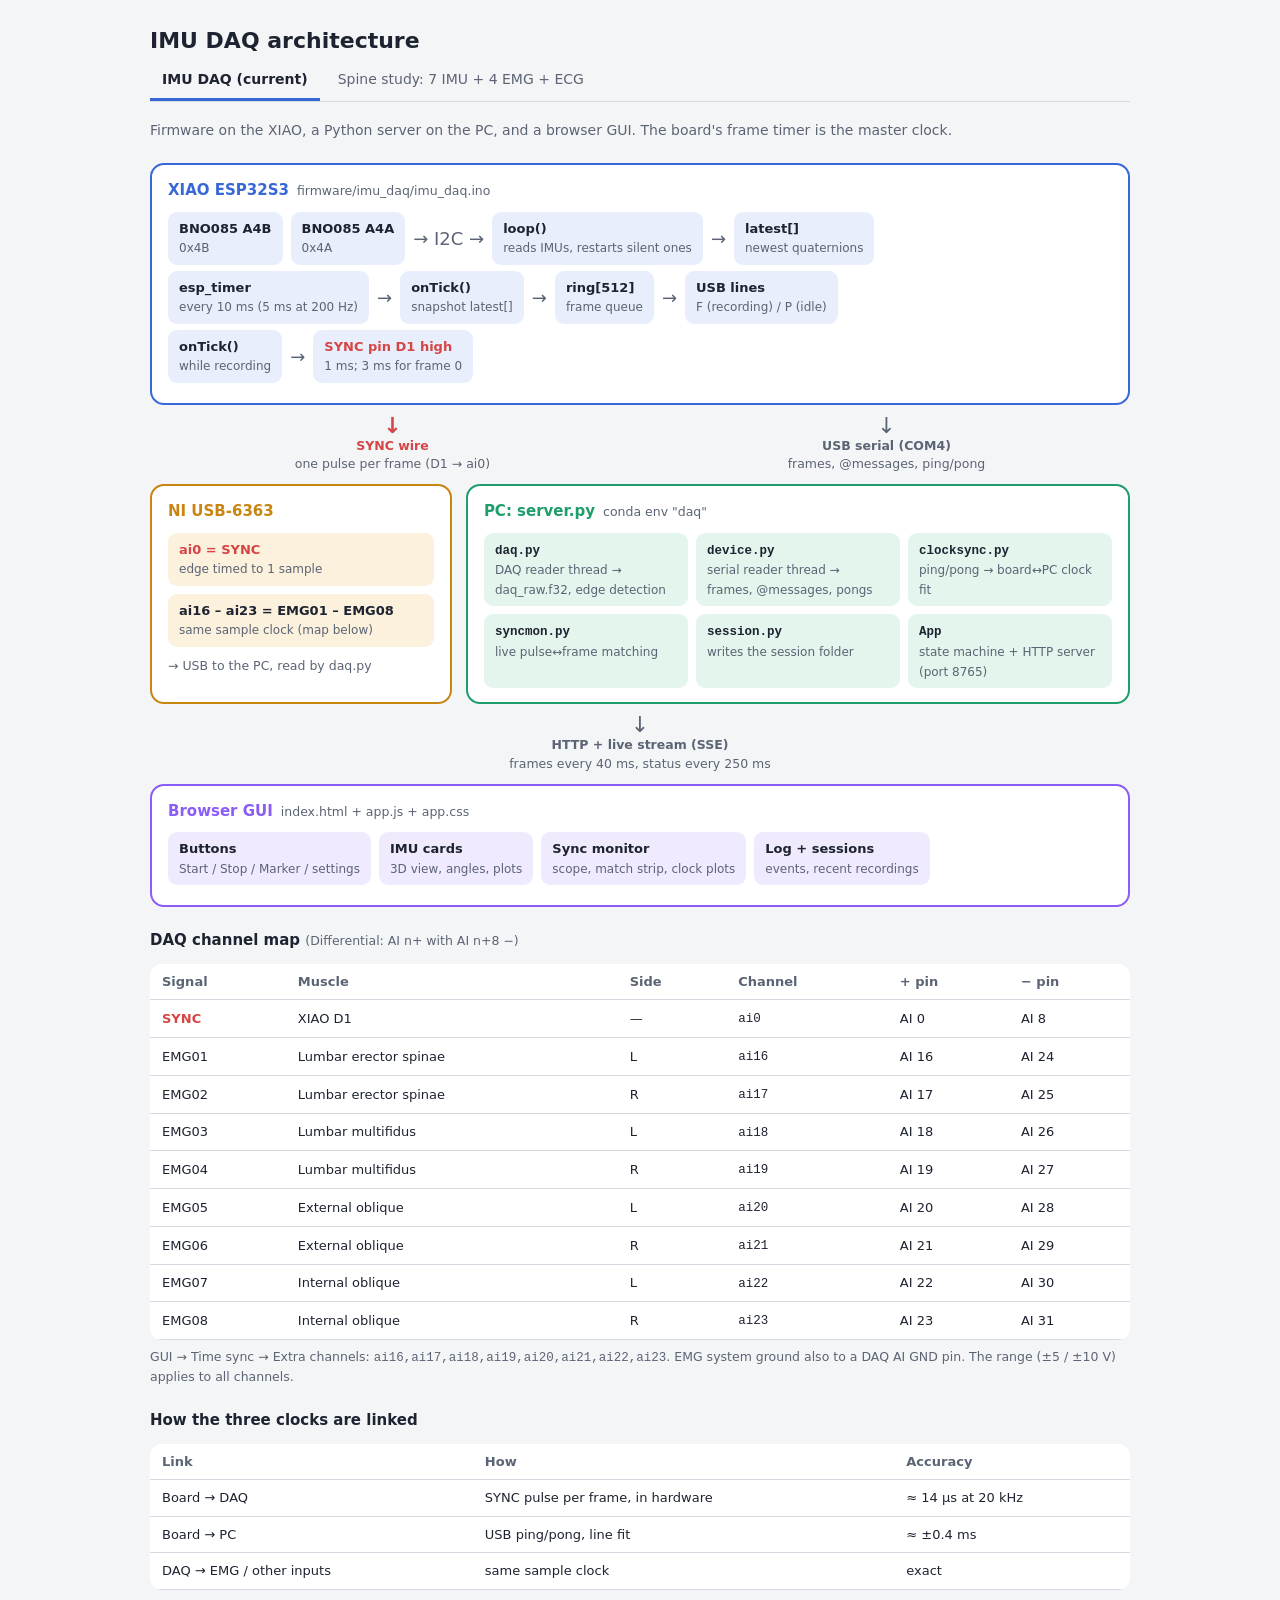
<file: architecture.html>
<!doctype html>
<html lang="en">
<head>
<meta charset="utf-8">
<meta name="viewport" content="width=device-width, initial-scale=1">
<title>IMU DAQ Architecture</title>
<style>
:root{--bg:#f4f5f7;--card:#fff;--line:#d5dae2;--text:#1d2330;--sub:#5b6474;--mcu:#3867d6;--mcu-s:#e8eefc;--daq:#c98512;--daq-s:#fbf1dd;--pc:#1f9d6b;--pc-s:#e3f5ec;--ui:#8b5cf6;--ui-s:#f0eafe;--sync:#d64545}
@media (prefers-color-scheme:dark){:root:not([data-theme="light"]){--bg:#12151b;--card:#1a1e26;--line:#323946;--text:#e6e9ef;--sub:#a7afbd;--mcu:#7aa2ff;--mcu-s:#1e2840;--daq:#f0b44c;--daq-s:#33291a;--pc:#3ccf91;--pc-s:#16302a;--ui:#b39cff;--ui-s:#2a2342;--sync:#ff6b6b}}
*{box-sizing:border-box}
body{margin:0;background:var(--bg);color:var(--text);font:14px/1.5 "Segoe UI",system-ui,sans-serif;padding:24px 16px}
main{max-width:980px;margin:0 auto}
h1{font-size:22px;margin:0 0 4px}
.lead{color:var(--sub);margin:0 0 22px}
.box{border:2px solid var(--c);background:var(--card);border-radius:14px;padding:14px 16px}
.box>h2{margin:0 0 10px;font-size:15px;color:var(--c);display:flex;gap:8px;align-items:baseline;flex-wrap:wrap}
.box>h2 small{color:var(--sub);font-weight:400;font-size:12.5px}
.mcu{--c:var(--mcu);--s:var(--mcu-s)}.daq{--c:var(--daq);--s:var(--daq-s)}.pc{--c:var(--pc);--s:var(--pc-s)}.ui{--c:var(--ui);--s:var(--ui-s)}
.flow{display:flex;align-items:center;gap:8px;flex-wrap:wrap;margin:6px 0}
.n{background:var(--s);border-radius:9px;padding:7px 11px;font-size:13px}
.n b{display:block;font-size:13px}.n span{color:var(--sub);font-size:12px}
.ar{color:var(--sub);font-size:18px}
.sync{color:var(--sync)!important;font-weight:600}
.row2{display:grid;grid-template-columns:1fr 2.2fr;gap:14px}
.mods{display:grid;grid-template-columns:repeat(auto-fit,minmax(200px,1fr));gap:8px}
code{font-family:Consolas,ui-monospace,monospace;font-size:12.5px}
.link{display:flex;justify-content:space-around;flex-wrap:wrap;gap:8px;padding:10px 0;color:var(--sub);font-size:12.5px;text-align:center}
.link div{display:flex;flex-direction:column;align-items:center}
.link .v{font-size:22px;line-height:1}
.clocks{margin-top:22px}
table{width:100%;border-collapse:collapse;background:var(--card);border-radius:12px;overflow:hidden}
th,td{text-align:left;padding:8px 12px;border-bottom:1px solid var(--line);font-size:13px}
th{color:var(--sub);font-weight:600}
@media(max-width:700px){.row2{grid-template-columns:1fr}}
.tabs{display:flex;gap:6px;margin:0 0 18px;border-bottom:1px solid var(--line);flex-wrap:wrap}
.tabs button{font:inherit;background:none;border:0;border-bottom:3px solid transparent;color:var(--sub);padding:8px 12px;cursor:pointer}
.tabs button[aria-selected="true"]{color:var(--text);border-color:var(--mcu);font-weight:600}
.panel[hidden]{display:none}
.sch{background:var(--card);border:1px solid var(--line);border-radius:14px;padding:8px;overflow-x:auto}
.sch svg{display:block;min-width:760px;width:100%;height:auto}
.sch text{fill:var(--text);font:12px "Segoe UI",system-ui,sans-serif}.sch text.t2{fill:var(--sub);font-size:11px}
.note{color:var(--sub);font-size:12.5px;margin:8px 0 0}
</style>
</head>
<body><main>
<h1>IMU DAQ architecture</h1>
<nav class="tabs" role="tablist">
  <button role="tab" id="tab-imu" aria-controls="p-imu" aria-selected="true">IMU DAQ (current)</button>
  <button role="tab" id="tab-all" aria-controls="p-all" aria-selected="false">Spine study: 7 IMU + 4 EMG + ECG</button>
</nav>
<div class="panel" id="p-imu" role="tabpanel" aria-labelledby="tab-imu">
<p class="lead">Firmware on the XIAO, a Python server on the PC, and a browser GUI. The board's frame timer is the master clock.</p>

<section class="box mcu">
  <h2>XIAO ESP32S3 <small>firmware/imu_daq/imu_daq.ino</small></h2>
  <div class="flow">
    <div class="n"><b>BNO085 A4B</b><span>0x4B</span></div>
    <div class="n"><b>BNO085 A4A</b><span>0x4A</span></div>
    <span class="ar">→ I2C →</span>
    <div class="n"><b>loop()</b><span>reads IMUs, restarts silent ones</span></div>
    <span class="ar">→</span>
    <div class="n"><b>latest[]</b><span>newest quaternions</span></div>
  </div>
  <div class="flow">
    <div class="n"><b>esp_timer</b><span>every 10 ms (5 ms at 200 Hz)</span></div>
    <span class="ar">→</span>
    <div class="n"><b>onTick()</b><span>snapshot latest[]</span></div>
    <span class="ar">→</span>
    <div class="n"><b>ring[512]</b><span>frame queue</span></div>
    <span class="ar">→</span>
    <div class="n"><b>USB lines</b><span>F (recording) / P (idle)</span></div>
  </div>
  <div class="flow">
    <div class="n"><b>onTick()</b><span>while recording</span></div>
    <span class="ar">→</span>
    <div class="n"><b class="sync">SYNC pin D1 high</b><span>1 ms; 3 ms for frame 0</span></div>
  </div>
</section>

<div class="link">
  <div><span class="v sync">↓</span><span class="sync">SYNC wire</span>one pulse per frame (D1 → ai0)</div>
  <div><span class="v">↓</span><b>USB serial (COM4)</b>frames, @messages, ping/pong</div>
</div>

<div class="row2">
  <section class="box daq">
    <h2>NI USB-6363</h2>
    <div class="n" style="margin-bottom:8px"><b class="sync">ai0 = SYNC</b><span>edge timed to 1 sample</span></div>
    <div class="n"><b>ai16 – ai23 = EMG01 – EMG08</b><span>same sample clock (map below)</span></div>
    <p style="color:var(--sub);font-size:12.5px;margin:10px 0 0">→ USB to the PC, read by daq.py</p>
  </section>
  <section class="box pc">
    <h2>PC: server.py <small>conda env "daq"</small></h2>
    <div class="mods">
      <div class="n"><b><code>daq.py</code></b><span>DAQ reader thread → daq_raw.f32, edge detection</span></div>
      <div class="n"><b><code>device.py</code></b><span>serial reader thread → frames, @messages, pongs</span></div>
      <div class="n"><b><code>clocksync.py</code></b><span>ping/pong → board↔PC clock fit</span></div>
      <div class="n"><b><code>syncmon.py</code></b><span>live pulse↔frame matching</span></div>
      <div class="n"><b><code>session.py</code></b><span>writes the session folder</span></div>
      <div class="n"><b><code>App</code></b><span>state machine + HTTP server (port 8765)</span></div>
    </div>
  </section>
</div>

<div class="link"><div><span class="v">↓</span><b>HTTP + live stream (SSE)</b>frames every 40 ms, status every 250 ms</div></div>

<section class="box ui">
  <h2>Browser GUI <small>index.html + app.js + app.css</small></h2>
  <div class="flow">
    <div class="n"><b>Buttons</b><span>Start / Stop / Marker / settings</span></div>
    <div class="n"><b>IMU cards</b><span>3D view, angles, plots</span></div>
    <div class="n"><b>Sync monitor</b><span>scope, match strip, clock plots</span></div>
    <div class="n"><b>Log + sessions</b><span>events, recent recordings</span></div>
  </div>
</section>

<section class="clocks">
  <h2 style="font-size:15px">DAQ channel map <small style="color:var(--sub);font-weight:400">(Differential: AI n+ with AI n+8 −)</small></h2>
  <table>
    <tr><th>Signal</th><th>Muscle</th><th>Side</th><th>Channel</th><th>+ pin</th><th>− pin</th></tr>
    <tr><td class="sync">SYNC</td><td>XIAO D1</td><td>—</td><td><code>ai0</code></td><td>AI 0</td><td>AI 8</td></tr>
    <tr><td>EMG01</td><td>Lumbar erector spinae</td><td>L</td><td><code>ai16</code></td><td>AI 16</td><td>AI 24</td></tr>
    <tr><td>EMG02</td><td>Lumbar erector spinae</td><td>R</td><td><code>ai17</code></td><td>AI 17</td><td>AI 25</td></tr>
    <tr><td>EMG03</td><td>Lumbar multifidus</td><td>L</td><td><code>ai18</code></td><td>AI 18</td><td>AI 26</td></tr>
    <tr><td>EMG04</td><td>Lumbar multifidus</td><td>R</td><td><code>ai19</code></td><td>AI 19</td><td>AI 27</td></tr>
    <tr><td>EMG05</td><td>External oblique</td><td>L</td><td><code>ai20</code></td><td>AI 20</td><td>AI 28</td></tr>
    <tr><td>EMG06</td><td>External oblique</td><td>R</td><td><code>ai21</code></td><td>AI 21</td><td>AI 29</td></tr>
    <tr><td>EMG07</td><td>Internal oblique</td><td>L</td><td><code>ai22</code></td><td>AI 22</td><td>AI 30</td></tr>
    <tr><td>EMG08</td><td>Internal oblique</td><td>R</td><td><code>ai23</code></td><td>AI 23</td><td>AI 31</td></tr>
  </table>
  <p style="color:var(--sub);font-size:12.5px;margin:8px 0 0">GUI → Time sync → Extra channels: <code>ai16,ai17,ai18,ai19,ai20,ai21,ai22,ai23</code>.
    EMG system ground also to a DAQ AI GND pin. The range (±5 / ±10 V) applies to all channels.</p>
</section>

<section class="clocks">
  <h2 style="font-size:15px">How the three clocks are linked</h2>
  <table>
    <tr><th>Link</th><th>How</th><th>Accuracy</th></tr>
    <tr><td>Board → DAQ</td><td>SYNC pulse per frame, in hardware</td><td>≈ 14 µs at 20 kHz</td></tr>
    <tr><td>Board → PC</td><td>USB ping/pong, line fit</td><td>≈ ±0.4 ms</td></tr>
    <tr><td>DAQ → EMG / other inputs</td><td>same sample clock</td><td>exact</td></tr>
  </table>
</section>
</div>
<div class="panel" id="p-all" role="tabpanel" aria-labelledby="tab-all" hidden>
<p class="lead">SID Lab spine study (frozen design): 7 BNO086 pods C7–S1 on two TCA9548A muxes and a Teensy 4.1 logger, 4 paraspinal EMG + 1 ECG on MyoWare 2,
an NI USB-6003, two 10 m Cat6 tethers, and a laptop on battery. The Teensy frame timer is the master clock; its SYNC edge is recorded on AI4.</p>

<div class="sch">
<svg viewBox="0 0 1000 720" role="img" aria-label="Wiring schematic of the spine study: 7 IMU pods on Mux A and Mux B to a Teensy 4.1, 4 EMG and 1 ECG MyoWare sensors, Cat6 tethers to an NI USB-6003, laptop">
  <defs>
    <marker id="ah" viewBox="0 0 10 10" refX="9" refY="5" markerWidth="7" markerHeight="7" orient="auto-start-reverse"><path d="M0 0L10 5L0 10z" fill="var(--sub)"/></marker>
    <marker id="ahs" viewBox="0 0 10 10" refX="9" refY="5" markerWidth="7" markerHeight="7" orient="auto-start-reverse"><path d="M0 0L10 5L0 10z" fill="var(--sync)"/></marker>
    <marker id="ahd" viewBox="0 0 10 10" refX="9" refY="5" markerWidth="7" markerHeight="7" orient="auto-start-reverse"><path d="M0 0L10 5L0 10z" fill="var(--daq)"/></marker>
  </defs>

  <!-- hub halves (dashed outlines) -->
  <g fill="none" stroke="var(--line)" stroke-width="2" stroke-dasharray="7 5">
    <rect x="160" y="18" width="420" height="372" rx="14"/>
    <rect x="160" y="410" width="420" height="250" rx="14"/>
  </g>
  <text x="172" y="36" class="t2">HUB · LOGIC HALF (behind right hip)</text>
  <text x="172" y="428" class="t2">HUB · EMG HALF (side of right hip)</text>

  <!-- wires -->
  <g fill="none" stroke-width="2">
    <g stroke="var(--mcu)">
      <path d="M130 64H190M130 104H190M130 144H190M130 184H190"/>
      <path d="M130 234H190M130 274H190M130 314H190"/>
      <path d="M330 120H390M330 280H390"/>
      <path d="M260 362V340" stroke-dasharray="4 3" stroke="var(--line)"/>
    </g>
    <path d="M590 92H560" stroke="var(--sub)" marker-end="url(#ah)"/>
    <path d="M490 330V352" stroke="var(--sync)" stroke-dasharray="6 3"/>
    <path d="M550 370H640V552H690" stroke="var(--sync)" stroke-width="3" marker-end="url(#ahs)"/>
    <g stroke="var(--daq)">
      <path d="M130 470H190M130 520H190M130 570H190M130 620H190"/>
      <path d="M130 690H600V384H550" marker-end="url(#ahd)"/>
      <path d="M380 492H440M380 542H440M380 592H440M380 628H440"/>
      <path d="M550 600H660V470H690" stroke-width="3" marker-end="url(#ahd)"/>
    </g>
    <path d="M330 400V440" stroke="var(--pc)" stroke-dasharray="3 3"/>
    <path d="M830 410V215" stroke="var(--sub)" marker-end="url(#ah)"/>
  </g>

  <g stroke-width="2">
    <g fill="var(--mcu-s)" stroke="var(--mcu)">
      <rect x="20" y="50" width="110" height="28" rx="7"/><rect x="20" y="90" width="110" height="28" rx="7"/>
      <rect x="20" y="130" width="110" height="28" rx="7"/><rect x="20" y="170" width="110" height="28" rx="7"/>
      <rect x="20" y="220" width="110" height="28" rx="7"/><rect x="20" y="260" width="110" height="28" rx="7"/>
      <rect x="20" y="300" width="110" height="28" rx="7"/>
    </g>
    <rect x="190" y="50" width="140" height="150" rx="10" fill="var(--card)" stroke="var(--mcu)"/>
    <rect x="190" y="215" width="140" height="125" rx="10" fill="var(--card)" stroke="var(--mcu)"/>
    <rect x="210" y="362" width="100" height="22" rx="6" fill="var(--card)" stroke="var(--line)" stroke-dasharray="4 3"/>
    <rect x="390" y="50" width="170" height="280" rx="10" fill="var(--card)" stroke="var(--mcu)"/>
    <rect x="430" y="352" width="120" height="32" rx="6" fill="var(--card)" stroke="var(--sync)"/>
    <rect x="590" y="70" width="80" height="44" rx="8" fill="var(--card)" stroke="var(--sub)"/>

    <g fill="var(--card)" stroke="var(--daq)">
      <rect x="20" y="455" width="110" height="30" rx="7"/><rect x="20" y="505" width="110" height="30" rx="7"/>
      <rect x="20" y="555" width="110" height="30" rx="7"/><rect x="20" y="605" width="110" height="30" rx="7"/>
      <rect x="20" y="675" width="110" height="30" rx="7"/>
    </g>
    <g fill="var(--daq-s)" stroke="var(--daq)">
      <rect x="190" y="440" width="190" height="200" rx="10"/>
      <rect x="440" y="470" width="110" height="170" rx="10"/>
    </g>
    <rect x="690" y="30" width="290" height="185" rx="12" fill="var(--pc-s)" stroke="var(--pc)"/>
    <rect x="690" y="410" width="290" height="200" rx="12" fill="var(--daq-s)" stroke="var(--daq)"/>
  </g>

  <g>
    <text x="28" y="69">1 C7 <tspan class="t2">BNO086</tspan></text><text x="28" y="109">2 T3 <tspan class="t2">BNO086</tspan></text>
    <text x="28" y="149">3 T6 <tspan class="t2">BNO086</tspan></text><text x="28" y="189">4 T9 <tspan class="t2">BNO086</tspan></text>
    <text x="28" y="239">5 T12 <tspan class="t2">BNO086</tspan></text><text x="28" y="279">6 L3 <tspan class="t2">BNO086</tspan></text>
    <text x="28" y="319">7 S1 <tspan class="t2">BNO086</tspan></text>
    <text x="20" y="352" class="t2">all 0x4B · one per mux port</text><text x="20" y="366" class="t2">Qwiic 50 cm / 20 cm</text>

    <text x="200" y="72" font-weight="600">Mux A · TCA9548A</text><text x="200" y="88" class="t2">0x70 · BOB-16784</text>
    <text x="200" y="110" class="t2">ports 0–3 → pods 1–4</text><text x="200" y="128" class="t2">ports 4–7 spare</text>
    <text x="200" y="237" font-weight="600">Mux B · TCA9548A</text><text x="200" y="253" class="t2">0x70 · BOB-16784</text>
    <text x="200" y="275" class="t2">ports 0–2 → pods 5–7</text><text x="200" y="293" class="t2">ports 3–7 spare</text>
    <text x="216" y="378" class="t2">button: optional</text>
    <text x="336" y="114" class="t2">Wire</text><text x="336" y="274" class="t2">Wire1</text>

    <text x="400" y="72" font-weight="600">Teensy 4.1</text><text x="400" y="88" class="t2">5 × 7 cm perfboard</text>
    <text x="400" y="114">18/19 SDA/SCL → A</text><text x="400" y="132" class="t2">Wire, 400 kHz</text>
    <text x="400" y="274">17/16 SDA1/SCL1 → B</text><text x="400" y="292" class="t2">Wire1, 400 kHz</text>
    <text x="400" y="164" class="t2">teensy4_i2c (non-blocking)</text>
    <text x="400" y="182" class="t2">200 frames/s · BNO GRV 250 Hz</text>
    <text x="400" y="200" class="t2">→ microSD log</text>
    <text x="400" y="226" fill="var(--sync)">pin 2 SYNC toggle</text><text x="400" y="244" class="t2">every frame</text>
    <text x="400" y="318" class="t2">3V3 / GND → Wago (EMG half)</text>
    <text x="440" y="373" fill="var(--sync)">RJ45 B <tspan class="t2">terminal</tspan></text>
    <text x="598" y="90" font-weight="600">Power</text><text x="598" y="106" class="t2">bank USB</text>
    <text x="338" y="404" class="t2" fill="var(--pc)">only 3V3 / GND cross</text>

    <text x="28" y="474">EMG1 L long. <tspan class="t2">L1</tspan></text><text x="28" y="524">EMG2 R long. <tspan class="t2">L1</tspan></text>
    <text x="28" y="574">EMG3 L multif. <tspan class="t2">L5</tspan></text><text x="28" y="624">EMG4 R multif. <tspan class="t2">L5</tspan></text>
    <text x="28" y="694">ECG <tspan class="t2">chest</tspan></text>
    <text x="20" y="652" class="t2">gel electrodes, CAB-12970</text>

    <text x="200" y="462" font-weight="600">4 × MyoWare 2 stack</text>
    <text x="200" y="480" class="t2">Cable Shield + Sensor + Link Shield</text>
    <text x="200" y="498" class="t2">switch RAW · gain ≈ 200</text>
    <text x="200" y="530" class="t2">Link lead: ㄱ 3.5 mm TRS</text>
    <text x="200" y="548" class="t2">tip = signal · ring = 3V3</text>
    <text x="200" y="566" class="t2">sleeve = GND</text>
    <text x="200" y="598" class="t2">2 × Wago 221-415</text><text x="200" y="616" class="t2">3V3 bus · GND bus</text>
    <text x="448" y="492" font-weight="600">RJ45 A</text><text x="448" y="508" class="t2">spring terminal</text>
    <text x="448" y="536" class="t2">1/2 EMG1</text><text x="448" y="554" class="t2">3/6 EMG2</text>
    <text x="448" y="572" class="t2">4/5 EMG3</text><text x="448" y="590" class="t2">7/8 EMG4</text>
    <text x="448" y="618" class="t2">signal + own GND</text>
    <text x="140" y="706" class="t2" fill="var(--daq)">ECG MyoWare (belt front) → RJ45 B pin 3</text>

    <text x="556" y="593" class="t2" fill="var(--daq)">Cat6 A 10 m</text>
    <text x="556" y="363" class="t2" fill="var(--sync)">Cat6 B 10 m</text>

    <text x="702" y="54" font-weight="600" fill="var(--pc)">Laptop · on battery · GUI</text>
    <text x="702" y="78" class="t2">NI-DAQmx: AI0–5 at 2 kHz/ch → file</text>
    <text x="702" y="96" class="t2">GUI Mark → DO P0.0 pulse → AI6</text>
    <text x="702" y="114" class="t2">align: SYNC edges on AI4 = SD frame count</text>
    <text x="702" y="132" class="t2">+ per-sensor read offsets + BNO timestamps</text>
    <text x="702" y="150" class="t2">− 0.25 ms quantisation (simulated &lt; 1 ms)</text>
    <text x="702" y="176" class="t2">EMG: 20–450 Hz, ECG template subtraction,</text>
    <text x="702" y="194" class="t2">rectify, ~6 Hz envelope, MVC-normalised</text>
    <text x="840" y="320" class="t2">USB</text>

    <text x="702" y="434" font-weight="600" fill="var(--daq)">NI USB-6003 · RSE · ±10 V · 16-bit</text>
    <text x="702" y="460">AI0–AI3 = EMG1–EMG4</text>
    <text x="702" y="484" fill="var(--sync)">AI4 = SYNC <tspan class="t2">(Cable B pin 1)</tspan></text>
    <text x="702" y="508">AI5 = ECG <tspan class="t2">(Cable B pin 3)</tspan></text>
    <text x="702" y="532" fill="var(--ui)">AI6 = MARK <tspan class="t2">(jumper from P0.0, GUI)</tspan></text>
    <text x="702" y="556" class="t2">AI GND ← Cable B pins 2/6/8 (8 = bias)</text>
    <text x="702" y="580" class="t2">7 ch × 2 kHz = 14 kS/s · AI7 spare</text>
  </g>
</svg>
</div>
<p class="note">Solid blue: I2C (Qwiic) · grey: USB · dashed / thick red: SYNC + Cable B · orange: EMG / ECG analog + Cable A.
Pods 1–4 (C7–T9) on Mux A ports 0–3 and pods 5–7 (T12–S1) on Mux B ports 0–2, confirmed by the lab.</p>

<section class="clocks">
  <h2 style="font-size:15px">Tether pinout (RJ45 → spring terminal)</h2>
  <table>
    <tr><th>Cable</th><th>RJ45 pins</th><th>Signal</th><th>DAQ input</th></tr>
    <tr><td>A</td><td>1 / 2</td><td>EMG1 L longissimus (signal / own GND)</td><td>AI0 / AI GND</td></tr>
    <tr><td>A</td><td>3 / 6</td><td>EMG2 R longissimus</td><td>AI1 / AI GND</td></tr>
    <tr><td>A</td><td>4 / 5</td><td>EMG3 L multifidus</td><td>AI2 / AI GND</td></tr>
    <tr><td>A</td><td>7 / 8</td><td>EMG4 R multifidus</td><td>AI3 / AI GND</td></tr>
    <tr><td>B</td><td>1</td><td class="sync">SYNC (Teensy pin 2)</td><td>AI4</td></tr>
    <tr><td>B</td><td>3</td><td>ECG</td><td>AI5</td></tr>
    <tr><td>B</td><td>2 / 6 / 8</td><td>GND (8 = bias)</td><td>AI GND</td></tr>
    <tr><td>— (at the DAQ)</td><td>jumper</td><td>MARK: GUI pulses digital out P0.0</td><td>AI6</td></tr>
  </table>
  <p class="note">Event marker: the GUI Mark key pulses USB-6003 digital output P0.0; a short jumper on the DAQ terminal block feeds it to AI6, so each marker is sampled on the same 2 kHz clock as EMG and SYNC (±0.5 ms). This replaces the hub Qwiic Button (frozen in the brief; confirm with the senior before removing its cutout in brace_v4.scad).</p>
  <p class="note">Safety: the laptop runs on battery while recording (no mains loop). Never plug a powered Link Shield lead into a Cable Shield jack; never switch MyoWare modes while powered.</p>
</section>

<section class="clocks">
  <h2 style="font-size:15px">Parts status (purchase list)</h2>
  <table>
    <tr><th>Block</th><th>Part</th><th>Qty</th><th>Use</th><th>Status</th></tr>
    <tr><td>IMU</td><td>SparkFun BNO086 Qwiic SEN-22857</td><td>8</td><td>7 pods + 1 spare</td><td>arrived</td></tr>
    <tr><td>IMU</td><td>Qwiic Button BOB-15932</td><td>2</td><td>spares (GUI marker on AI6 replaces the MARK button)</td><td>arrived</td></tr>
    <tr><td>IMU</td><td>Qwiic Mux TCA9548A BOB-16784</td><td>2</td><td>Mux A, Mux B</td><td>expected 26.11.16</td></tr>
    <tr><td>IMU</td><td>Qwiic cables 50 cm / 20 cm, cable kit</td><td>10 / 10 / 2</td><td>pod chain, hub</td><td>cables 26.11.16, kit arrived</td></tr>
    <tr><td>Logger</td><td>Teensy 4.1 DEV-16996</td><td>1</td><td>logger, SYNC</td><td>expected 26.11.16</td></tr>
    <tr><td>EMG</td><td>MyoWare 2 DEV-27924 + Cable Shield + Link Shield</td><td>8 each</td><td>4 EMG + 1 ECG + 3 spare</td><td>shields arrived, sensors 26.11.16</td></tr>
    <tr><td>EMG</td><td>CAB-12970 electrode cable 61 cm</td><td>8</td><td>electrodes</td><td>arrived</td></tr>
    <tr><td>EMG</td><td>3.5 mm TRS cable 30–50 cm, TRRS breakout 5764</td><td>10 / 8</td><td>Link Shield leads → terminals</td><td>cables 26.11.16, breakouts arrived</td></tr>
    <tr><td>Hub</td><td>Wago 221-415</td><td>5</td><td>3V3 / GND buses</td><td>expected 26.11.16</td></tr>
    <tr><td>Tether</td><td>Cat6 FTP 10 m + RJ45 spring adapters</td><td>2 / 4</td><td>Cable A, Cable B, both ends</td><td>arrived</td></tr>
    <tr><td>Hub</td><td>microSD 32 GB, power bank (always-on), jumpers, resistors</td><td>—</td><td>logging, power, gain-check divider</td><td>arrived</td></tr>
  </table>
  <p class="note">Not in the list: the NI USB-6003 (assumed already in the lab). With 6 of 8 AI inputs used, 8 EMG channels would not fit on this DAQ.</p>
</section>
</div>
</main>
<script>
(function(){const tabs=[...document.querySelectorAll('[role=tab]')];
function show(id){tabs.forEach(t=>{const on=t.id===id;t.setAttribute('aria-selected',on);document.getElementById(t.getAttribute('aria-controls')).hidden=!on});
 try{localStorage.setItem('archTab',id)}catch(e){} history.replaceState(null,'','#'+id.slice(4))}
tabs.forEach(t=>t.addEventListener('click',()=>show(t.id)));
let start=location.hash==='#all'?'tab-all':location.hash==='#imu'?'tab-imu':null;
if(!start){try{start=localStorage.getItem('archTab')}catch(e){}}
show(start&&document.getElementById(start)?start:'tab-imu');})();
</script>
</body></html>
</file>
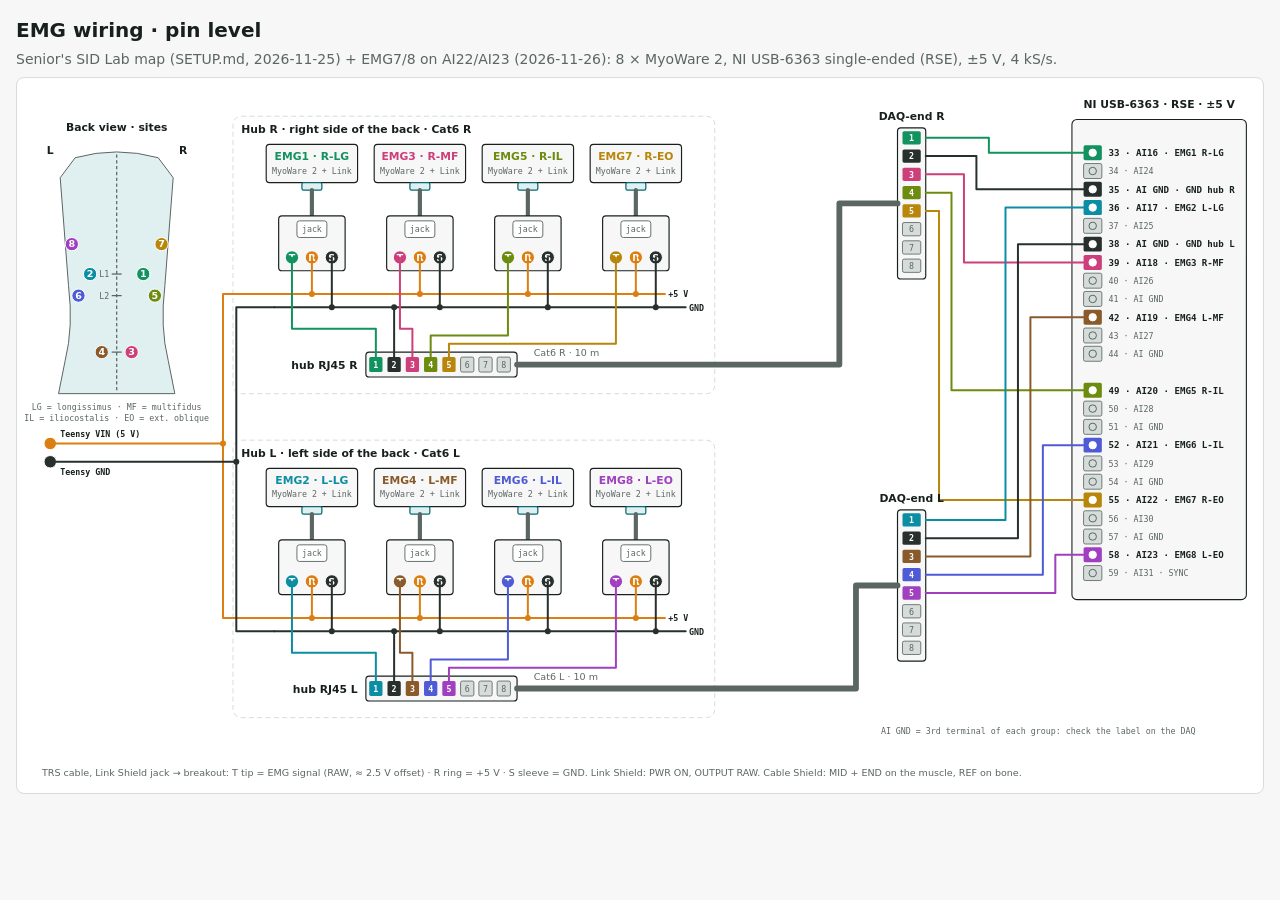
<file: hardware/wiring/emg_wiring.html>
<!doctype html>
<html lang="en"><head><meta charset="utf-8"><meta name="viewport" content="width=device-width, initial-scale=1">
<title>EMG pin wiring</title><style>
:root { --bg:#f6f7f6; --surface:#ffffff; --ink:#17201d; --muted:#5b6662; --line:#d5dcd9; --accent:#0b6870; --accent-soft:#e0eff0;
  --w5:#db7f12; --wg:#27302d; --e1:#12925e; --e2:#0b8ea3; --e3:#cc3f7a; --e4:#8a5a2b; --e5:#6d8b0f; --e6:#4f5bd5; --e7:#b8860b; --e8:#a03fbf; }
@media (prefers-color-scheme: dark) { :root:not([data-theme="light"]) {
  --bg:#111615; --surface:#1a201e; --ink:#e5ebe8; --muted:#9ba8a3; --line:#2e3835; --accent:#52b8c1; --accent-soft:#15302f;
  --w5:#f0a24a; --wg:#cfd6d3; --e1:#4cc98d; --e2:#4cc3d6; --e3:#f07aa8; --e4:#c9945e; --e5:#a8c94a; --e6:#8e97f2; --e7:#e0b84a; --e8:#d08ae8; } }
:root[data-theme="dark"] { --bg:#111615; --surface:#1a201e; --ink:#e5ebe8; --muted:#9ba8a3; --line:#2e3835; --accent:#52b8c1; --accent-soft:#15302f;
  --w5:#f0a24a; --wg:#cfd6d3; --e1:#4cc98d; --e2:#4cc3d6; --e3:#f07aa8; --e4:#c9945e; --e5:#a8c94a; --e6:#8e97f2; --e7:#e0b84a; --e8:#d08ae8; }
html, body { margin:0; background:var(--bg); color:var(--ink); font:14px/1.45 "Segoe UI", system-ui, sans-serif; }
main { max-width:1500px; margin:0 auto; padding:16px; }
h1 { font-size:20px; margin:0 0 4px; } p { margin:0 0 8px; color:var(--muted); }
.dia { border:1px solid var(--line); border-radius:8px; background:var(--surface); overflow-x:auto; }
.dia svg { display:block; width:100%; min-width:1100px; height:auto; }
svg text { fill:var(--ink); font-family:"Segoe UI", system-ui, sans-serif; font-size:12px; }
svg text.b { font-weight:600; font-size:13px; } svg text.s { fill:var(--muted); font-size:11.5px; }
svg text.pin { font-family:Consolas, monospace; font-size:11px; } svg text.pin8 { font-family:Consolas, monospace; font-size:10px; fill:var(--muted); }
svg text.pin8.b, svg text.pin.b { font-weight:700; fill:var(--ink); } svg text.inv { fill:var(--surface); font-weight:700; }
svg text.pl { fill:var(--surface); font-weight:700; font-size:11.5px; }
svg text.t5 { fill:var(--w5); } svg text.tg { fill:var(--ink); }
svg text.te1 { fill:var(--e1); } svg text.te2 { fill:var(--e2); } svg text.te3 { fill:var(--e3); }
svg text.te4 { fill:var(--e4); } svg text.te5 { fill:var(--e5); } svg text.te6 { fill:var(--e6); } svg text.te7 { fill:var(--e7); } svg text.te8 { fill:var(--e8); }
.pcb { fill:var(--bg); stroke:var(--ink); stroke-width:1.4; } .part { fill:var(--surface); stroke:var(--muted); stroke-width:1.1; }
.part.fa { fill:var(--accent-soft); stroke:var(--accent); stroke-width:1.5; } .pad { stroke:var(--surface); stroke-width:1.2; }
.zone { fill:none; stroke:var(--line); stroke-width:1.2; stroke-dasharray:6 4; }
.lever { fill:var(--line); stroke:var(--muted); stroke-width:1; } .daq { fill:var(--bg); stroke:var(--ink); stroke-width:1.3; }
.screw { fill:var(--surface); stroke:var(--surface); stroke-width:1; } .screwo { fill:none; stroke:var(--muted); stroke-width:1.2; }
.body { fill:var(--accent-soft); stroke:var(--muted); stroke-width:1.2; } .spine { stroke:var(--muted); stroke-width:1.5; stroke-dasharray:4 3; fill:none; }
.tick { stroke:var(--muted); stroke-width:1.5; }
.f5 { fill:var(--w5); } .fg { fill:var(--wg); } .fe1 { fill:var(--e1); } .fe2 { fill:var(--e2); } .fe3 { fill:var(--e3); }
.fe4 { fill:var(--e4); } .fe5 { fill:var(--e5); } .fe6 { fill:var(--e6); } .fe7 { fill:var(--e7); } .fe8 { fill:var(--e8); }
.lever.f5, .lever.fg, .lever.fe1, .lever.fe2, .lever.fe3, .lever.fe4, .lever.fe5, .lever.fe6, .lever.fe7, .lever.fe8 { stroke:none; }
.w { fill:none; stroke-width:2.4; stroke-linecap:round; stroke-linejoin:round; }
.w5 { stroke:var(--w5); } .wg { stroke:var(--wg); } .we1 { stroke:var(--e1); } .we2 { stroke:var(--e2); } .we3 { stroke:var(--e3); }
.we4 { stroke:var(--e4); } .we5 { stroke:var(--e5); } .we6 { stroke:var(--e6); } .we7 { stroke:var(--e7); } .we8 { stroke:var(--e8); }
.trs { fill:none; stroke:var(--muted); stroke-width:5; stroke-linecap:round; }
.cab { fill:none; stroke:var(--muted); stroke-width:7; stroke-linecap:round; stroke-linejoin:round; }
</style></head><body><main>
<h1>EMG wiring · pin level</h1>
<p>Senior's SID Lab map (SETUP.md, 2026-11-25) + EMG7/8 on AI22/AI23 (2026-11-26): 8 × MyoWare 2, NI USB-6363 single-ended (RSE), ±5 V, 4 kS/s.</p>
<div class="dia"><svg viewBox="0 0 1500 860" role="img" aria-label="Pin-level EMG wiring: eight MyoWare 2 in hub R and hub L, TRS tip ring sleeve, Cat6 to NI USB-6363 terminals" xmlns="http://www.w3.org/2000/svg">
<text class="b" x="120" y="64" text-anchor="middle">Back view · sites</text>
<text class="b" x="40" y="92" text-anchor="middle">L</text>
<text class="b" x="200" y="92" text-anchor="middle">R</text>
<path class="body" d="M70 96 Q120 82 170 96 L188 120 L178 250 Q172 300 182 340 L190 380 L50 380 L58 340 Q68 300 62 250 L52 120 Z"/>
<path class="spine" d="M120 92 V378"/>
<path class="tick" d="M114 236 H126"/>
<text class="pin8" x="111" y="239.5" text-anchor="end">L1</text>
<path class="tick" d="M114 262 H126"/>
<text class="pin8" x="111" y="265.5" text-anchor="end">L2</text>
<path class="tick" d="M114 330 H126"/>
<text class="pin8" x="111" y="333.5" text-anchor="end">L5</text>
<circle class="pad fe1" cx="152" cy="236" r="8"/>
<text class="pl" x="152" y="240" text-anchor="middle">1</text>
<circle class="pad fe3" cx="138" cy="330" r="8"/>
<text class="pl" x="138" y="334" text-anchor="middle">3</text>
<circle class="pad fe5" cx="166" cy="262" r="8"/>
<text class="pl" x="166" y="266" text-anchor="middle">5</text>
<circle class="pad fe7" cx="174" cy="200" r="8"/>
<text class="pl" x="174" y="204" text-anchor="middle">7</text>
<circle class="pad fe2" cx="88" cy="236" r="8"/>
<text class="pl" x="88" y="240" text-anchor="middle">2</text>
<circle class="pad fe4" cx="102" cy="330" r="8"/>
<text class="pl" x="102" y="334" text-anchor="middle">4</text>
<circle class="pad fe6" cx="74" cy="262" r="8"/>
<text class="pl" x="74" y="266" text-anchor="middle">6</text>
<circle class="pad fe8" cx="66" cy="200" r="8"/>
<text class="pl" x="66" y="204" text-anchor="middle">8</text>
<text class="pin8" x="120" y="400" text-anchor="middle">LG = longissimus · MF = multifidus</text>
<text class="pin8" x="120" y="413" text-anchor="middle">IL = iliocostalis · EO = ext. oblique</text>
<rect class="zone" x="260" y="46" width="580" height="334" rx="10"/>
<text class="b" x="270" y="66">Hub R · right side of the back · Cat6 R</text>
<path class="w w5" d="M310 260 H780"/>
<text class="pin8 b t5" x="784" y="264">+5 V</text>
<path class="w wg" d="M310 276 H805"/>
<text class="pin8 b" x="809" y="280">GND</text>
<rect class="pcb" x="420" y="330" width="182" height="30" rx="4"/>
<text class="b" x="410" y="350" text-anchor="end">hub RJ45 R</text>
<rect class="lever fe1" x="424" y="336" width="16" height="18" rx="2"/>
<text class="pin8 inv" x="432" y="349" text-anchor="middle">1</text>
<rect class="lever fg" x="446" y="336" width="16" height="18" rx="2"/>
<text class="pin8 inv" x="454" y="349" text-anchor="middle">2</text>
<rect class="lever fe3" x="468" y="336" width="16" height="18" rx="2"/>
<text class="pin8 inv" x="476" y="349" text-anchor="middle">3</text>
<rect class="lever fe5" x="490" y="336" width="16" height="18" rx="2"/>
<text class="pin8 inv" x="498" y="349" text-anchor="middle">4</text>
<rect class="lever fe7" x="512" y="336" width="16" height="18" rx="2"/>
<text class="pin8 inv" x="520" y="349" text-anchor="middle">5</text>
<rect class="lever" x="534" y="336" width="16" height="18" rx="2"/>
<text class="pin8" x="542" y="349" text-anchor="middle">6</text>
<rect class="lever" x="556" y="336" width="16" height="18" rx="2"/>
<text class="pin8" x="564" y="349" text-anchor="middle">7</text>
<rect class="lever" x="578" y="336" width="16" height="18" rx="2"/>
<text class="pin8" x="586" y="349" text-anchor="middle">8</text>
<rect class="pcb" x="300" y="80" width="110" height="46" rx="4"/>
<text class="b te1" x="355" y="99" text-anchor="middle">EMG1 · R-LG</text>
<text class="pin8" x="355" y="115" text-anchor="middle">MyoWare 2 + Link</text>
<rect class="part fa" x="343" y="126" width="24" height="9" rx="2"/>
<path class="trs" d="M355 135 V172"/>
<rect class="pcb" x="315" y="166" width="80" height="66" rx="4"/>
<rect class="part" x="337" y="172" width="36" height="20" rx="3"/>
<text class="pin8" x="355" y="186" text-anchor="middle">jack</text>
<circle class="pad fe1" cx="331" cy="216" r="8"/>
<text class="pl" x="331" y="220" text-anchor="middle">T</text>
<circle class="pad f5" cx="355" cy="216" r="8"/>
<text class="pl" x="355" y="220" text-anchor="middle">R</text>
<circle class="pad fg" cx="379" cy="216" r="8"/>
<text class="pl" x="379" y="220" text-anchor="middle">S</text>
<path class="w w5" d="M355 216 V260"/>
<circle class="f5" cx="355" cy="260" r="3.6"/>
<path class="w wg" d="M379 216 V276"/>
<circle class="fg" cx="379" cy="276" r="3.6"/>
<path class="w we1" d="M331 216 V302 H432 V336"/>
<rect class="pcb" x="430" y="80" width="110" height="46" rx="4"/>
<text class="b te3" x="485" y="99" text-anchor="middle">EMG3 · R-MF</text>
<text class="pin8" x="485" y="115" text-anchor="middle">MyoWare 2 + Link</text>
<rect class="part fa" x="473" y="126" width="24" height="9" rx="2"/>
<path class="trs" d="M485 135 V172"/>
<rect class="pcb" x="445" y="166" width="80" height="66" rx="4"/>
<rect class="part" x="467" y="172" width="36" height="20" rx="3"/>
<text class="pin8" x="485" y="186" text-anchor="middle">jack</text>
<circle class="pad fe3" cx="461" cy="216" r="8"/>
<text class="pl" x="461" y="220" text-anchor="middle">T</text>
<circle class="pad f5" cx="485" cy="216" r="8"/>
<text class="pl" x="485" y="220" text-anchor="middle">R</text>
<circle class="pad fg" cx="509" cy="216" r="8"/>
<text class="pl" x="509" y="220" text-anchor="middle">S</text>
<path class="w w5" d="M485 216 V260"/>
<circle class="f5" cx="485" cy="260" r="3.6"/>
<path class="w wg" d="M509 216 V276"/>
<circle class="fg" cx="509" cy="276" r="3.6"/>
<path class="w we3" d="M461 216 V302 H476 V336"/>
<rect class="pcb" x="560" y="80" width="110" height="46" rx="4"/>
<text class="b te5" x="615" y="99" text-anchor="middle">EMG5 · R-IL</text>
<text class="pin8" x="615" y="115" text-anchor="middle">MyoWare 2 + Link</text>
<rect class="part fa" x="603" y="126" width="24" height="9" rx="2"/>
<path class="trs" d="M615 135 V172"/>
<rect class="pcb" x="575" y="166" width="80" height="66" rx="4"/>
<rect class="part" x="597" y="172" width="36" height="20" rx="3"/>
<text class="pin8" x="615" y="186" text-anchor="middle">jack</text>
<circle class="pad fe5" cx="591" cy="216" r="8"/>
<text class="pl" x="591" y="220" text-anchor="middle">T</text>
<circle class="pad f5" cx="615" cy="216" r="8"/>
<text class="pl" x="615" y="220" text-anchor="middle">R</text>
<circle class="pad fg" cx="639" cy="216" r="8"/>
<text class="pl" x="639" y="220" text-anchor="middle">S</text>
<path class="w w5" d="M615 216 V260"/>
<circle class="f5" cx="615" cy="260" r="3.6"/>
<path class="w wg" d="M639 216 V276"/>
<circle class="fg" cx="639" cy="276" r="3.6"/>
<path class="w we5" d="M591 216 V310 H498 V336"/>
<rect class="pcb" x="690" y="80" width="110" height="46" rx="4"/>
<text class="b te7" x="745" y="99" text-anchor="middle">EMG7 · R-EO</text>
<text class="pin8" x="745" y="115" text-anchor="middle">MyoWare 2 + Link</text>
<rect class="part fa" x="733" y="126" width="24" height="9" rx="2"/>
<path class="trs" d="M745 135 V172"/>
<rect class="pcb" x="705" y="166" width="80" height="66" rx="4"/>
<rect class="part" x="727" y="172" width="36" height="20" rx="3"/>
<text class="pin8" x="745" y="186" text-anchor="middle">jack</text>
<circle class="pad fe7" cx="721" cy="216" r="8"/>
<text class="pl" x="721" y="220" text-anchor="middle">T</text>
<circle class="pad f5" cx="745" cy="216" r="8"/>
<text class="pl" x="745" y="220" text-anchor="middle">R</text>
<circle class="pad fg" cx="769" cy="216" r="8"/>
<text class="pl" x="769" y="220" text-anchor="middle">S</text>
<path class="w w5" d="M745 216 V260"/>
<circle class="f5" cx="745" cy="260" r="3.6"/>
<path class="w wg" d="M769 216 V276"/>
<circle class="fg" cx="769" cy="276" r="3.6"/>
<path class="w we7" d="M721 216 V320 H520 V336"/>
<path class="w wg" d="M454 276 V336"/>
<circle class="fg" cx="454" cy="276" r="3.6"/>
<rect class="zone" x="260" y="436" width="580" height="334" rx="10"/>
<text class="b" x="270" y="456">Hub L · left side of the back · Cat6 L</text>
<path class="w w5" d="M310 650 H780"/>
<text class="pin8 b t5" x="784" y="654">+5 V</text>
<path class="w wg" d="M310 666 H805"/>
<text class="pin8 b" x="809" y="670">GND</text>
<rect class="pcb" x="420" y="720" width="182" height="30" rx="4"/>
<text class="b" x="410" y="740" text-anchor="end">hub RJ45 L</text>
<rect class="lever fe2" x="424" y="726" width="16" height="18" rx="2"/>
<text class="pin8 inv" x="432" y="739" text-anchor="middle">1</text>
<rect class="lever fg" x="446" y="726" width="16" height="18" rx="2"/>
<text class="pin8 inv" x="454" y="739" text-anchor="middle">2</text>
<rect class="lever fe4" x="468" y="726" width="16" height="18" rx="2"/>
<text class="pin8 inv" x="476" y="739" text-anchor="middle">3</text>
<rect class="lever fe6" x="490" y="726" width="16" height="18" rx="2"/>
<text class="pin8 inv" x="498" y="739" text-anchor="middle">4</text>
<rect class="lever fe8" x="512" y="726" width="16" height="18" rx="2"/>
<text class="pin8 inv" x="520" y="739" text-anchor="middle">5</text>
<rect class="lever" x="534" y="726" width="16" height="18" rx="2"/>
<text class="pin8" x="542" y="739" text-anchor="middle">6</text>
<rect class="lever" x="556" y="726" width="16" height="18" rx="2"/>
<text class="pin8" x="564" y="739" text-anchor="middle">7</text>
<rect class="lever" x="578" y="726" width="16" height="18" rx="2"/>
<text class="pin8" x="586" y="739" text-anchor="middle">8</text>
<rect class="pcb" x="300" y="470" width="110" height="46" rx="4"/>
<text class="b te2" x="355" y="489" text-anchor="middle">EMG2 · L-LG</text>
<text class="pin8" x="355" y="505" text-anchor="middle">MyoWare 2 + Link</text>
<rect class="part fa" x="343" y="516" width="24" height="9" rx="2"/>
<path class="trs" d="M355 525 V562"/>
<rect class="pcb" x="315" y="556" width="80" height="66" rx="4"/>
<rect class="part" x="337" y="562" width="36" height="20" rx="3"/>
<text class="pin8" x="355" y="576" text-anchor="middle">jack</text>
<circle class="pad fe2" cx="331" cy="606" r="8"/>
<text class="pl" x="331" y="610" text-anchor="middle">T</text>
<circle class="pad f5" cx="355" cy="606" r="8"/>
<text class="pl" x="355" y="610" text-anchor="middle">R</text>
<circle class="pad fg" cx="379" cy="606" r="8"/>
<text class="pl" x="379" y="610" text-anchor="middle">S</text>
<path class="w w5" d="M355 606 V650"/>
<circle class="f5" cx="355" cy="650" r="3.6"/>
<path class="w wg" d="M379 606 V666"/>
<circle class="fg" cx="379" cy="666" r="3.6"/>
<path class="w we2" d="M331 606 V692 H432 V726"/>
<rect class="pcb" x="430" y="470" width="110" height="46" rx="4"/>
<text class="b te4" x="485" y="489" text-anchor="middle">EMG4 · L-MF</text>
<text class="pin8" x="485" y="505" text-anchor="middle">MyoWare 2 + Link</text>
<rect class="part fa" x="473" y="516" width="24" height="9" rx="2"/>
<path class="trs" d="M485 525 V562"/>
<rect class="pcb" x="445" y="556" width="80" height="66" rx="4"/>
<rect class="part" x="467" y="562" width="36" height="20" rx="3"/>
<text class="pin8" x="485" y="576" text-anchor="middle">jack</text>
<circle class="pad fe4" cx="461" cy="606" r="8"/>
<text class="pl" x="461" y="610" text-anchor="middle">T</text>
<circle class="pad f5" cx="485" cy="606" r="8"/>
<text class="pl" x="485" y="610" text-anchor="middle">R</text>
<circle class="pad fg" cx="509" cy="606" r="8"/>
<text class="pl" x="509" y="610" text-anchor="middle">S</text>
<path class="w w5" d="M485 606 V650"/>
<circle class="f5" cx="485" cy="650" r="3.6"/>
<path class="w wg" d="M509 606 V666"/>
<circle class="fg" cx="509" cy="666" r="3.6"/>
<path class="w we4" d="M461 606 V692 H476 V726"/>
<rect class="pcb" x="560" y="470" width="110" height="46" rx="4"/>
<text class="b te6" x="615" y="489" text-anchor="middle">EMG6 · L-IL</text>
<text class="pin8" x="615" y="505" text-anchor="middle">MyoWare 2 + Link</text>
<rect class="part fa" x="603" y="516" width="24" height="9" rx="2"/>
<path class="trs" d="M615 525 V562"/>
<rect class="pcb" x="575" y="556" width="80" height="66" rx="4"/>
<rect class="part" x="597" y="562" width="36" height="20" rx="3"/>
<text class="pin8" x="615" y="576" text-anchor="middle">jack</text>
<circle class="pad fe6" cx="591" cy="606" r="8"/>
<text class="pl" x="591" y="610" text-anchor="middle">T</text>
<circle class="pad f5" cx="615" cy="606" r="8"/>
<text class="pl" x="615" y="610" text-anchor="middle">R</text>
<circle class="pad fg" cx="639" cy="606" r="8"/>
<text class="pl" x="639" y="610" text-anchor="middle">S</text>
<path class="w w5" d="M615 606 V650"/>
<circle class="f5" cx="615" cy="650" r="3.6"/>
<path class="w wg" d="M639 606 V666"/>
<circle class="fg" cx="639" cy="666" r="3.6"/>
<path class="w we6" d="M591 606 V700 H498 V726"/>
<rect class="pcb" x="690" y="470" width="110" height="46" rx="4"/>
<text class="b te8" x="745" y="489" text-anchor="middle">EMG8 · L-EO</text>
<text class="pin8" x="745" y="505" text-anchor="middle">MyoWare 2 + Link</text>
<rect class="part fa" x="733" y="516" width="24" height="9" rx="2"/>
<path class="trs" d="M745 525 V562"/>
<rect class="pcb" x="705" y="556" width="80" height="66" rx="4"/>
<rect class="part" x="727" y="562" width="36" height="20" rx="3"/>
<text class="pin8" x="745" y="576" text-anchor="middle">jack</text>
<circle class="pad fe8" cx="721" cy="606" r="8"/>
<text class="pl" x="721" y="610" text-anchor="middle">T</text>
<circle class="pad f5" cx="745" cy="606" r="8"/>
<text class="pl" x="745" y="610" text-anchor="middle">R</text>
<circle class="pad fg" cx="769" cy="606" r="8"/>
<text class="pl" x="769" y="610" text-anchor="middle">S</text>
<path class="w w5" d="M745 606 V650"/>
<circle class="f5" cx="745" cy="650" r="3.6"/>
<path class="w wg" d="M769 606 V666"/>
<circle class="fg" cx="769" cy="666" r="3.6"/>
<path class="w we8" d="M721 606 V710 H520 V726"/>
<path class="w wg" d="M454 666 V726"/>
<circle class="fg" cx="454" cy="666" r="3.6"/>
<circle class="pad f5" cx="40" cy="440" r="7.5"/>
<text class="pin8 b t5" x="52" y="432">Teensy VIN (5 V)</text>
<circle class="pad fg" cx="40" cy="462" r="7.5"/>
<text class="pin8 b" x="52" y="478">Teensy GND</text>
<path class="w w5" d="M40 440 H248 V260 H310"/>
<path class="w w5" d="M248 440 V650 H310"/>
<circle class="f5" cx="248" cy="440" r="3.6"/>
<path class="w wg" d="M40 462 H264 V276 H310"/>
<path class="w wg" d="M264 462 V666 H310"/>
<circle class="fg" cx="264" cy="462" r="3.6"/>
<text class="pin8" x="1318" y="358">45–48 …</text>
<rect class="daq" x="1270" y="50" width="210" height="578" rx="6"/>
<text class="b" x="1375" y="36" text-anchor="middle">NI USB-6363 · RSE · ±5 V</text>
<rect class="lever fe1" x="1284" y="81" width="22" height="18" rx="2"/>
<circle class="screw" cx="1295" cy="90" r="4.5"/>
<text class="pin b te1" x="1314" y="94">33 · AI16 · EMG1 R-LG</text>
<rect class="lever" x="1284" y="103" width="22" height="18" rx="2"/>
<circle class="screwo" cx="1295" cy="112" r="4.5"/>
<text class="pin8" x="1314" y="116">34 · AI24</text>
<rect class="lever fg" x="1284" y="125" width="22" height="18" rx="2"/>
<circle class="screw" cx="1295" cy="134" r="4.5"/>
<text class="pin b tg" x="1314" y="138">35 · AI GND · GND hub R</text>
<rect class="lever fe2" x="1284" y="147" width="22" height="18" rx="2"/>
<circle class="screw" cx="1295" cy="156" r="4.5"/>
<text class="pin b te2" x="1314" y="160">36 · AI17 · EMG2 L-LG</text>
<rect class="lever" x="1284" y="169" width="22" height="18" rx="2"/>
<circle class="screwo" cx="1295" cy="178" r="4.5"/>
<text class="pin8" x="1314" y="182">37 · AI25</text>
<rect class="lever fg" x="1284" y="191" width="22" height="18" rx="2"/>
<circle class="screw" cx="1295" cy="200" r="4.5"/>
<text class="pin b tg" x="1314" y="204">38 · AI GND · GND hub L</text>
<rect class="lever fe3" x="1284" y="213" width="22" height="18" rx="2"/>
<circle class="screw" cx="1295" cy="222" r="4.5"/>
<text class="pin b te3" x="1314" y="226">39 · AI18 · EMG3 R-MF</text>
<rect class="lever" x="1284" y="235" width="22" height="18" rx="2"/>
<circle class="screwo" cx="1295" cy="244" r="4.5"/>
<text class="pin8" x="1314" y="248">40 · AI26</text>
<rect class="lever" x="1284" y="257" width="22" height="18" rx="2"/>
<circle class="screwo" cx="1295" cy="266" r="4.5"/>
<text class="pin8" x="1314" y="270">41 · AI GND</text>
<rect class="lever fe4" x="1284" y="279" width="22" height="18" rx="2"/>
<circle class="screw" cx="1295" cy="288" r="4.5"/>
<text class="pin b te4" x="1314" y="292">42 · AI19 · EMG4 L-MF</text>
<rect class="lever" x="1284" y="301" width="22" height="18" rx="2"/>
<circle class="screwo" cx="1295" cy="310" r="4.5"/>
<text class="pin8" x="1314" y="314">43 · AI27</text>
<rect class="lever" x="1284" y="323" width="22" height="18" rx="2"/>
<circle class="screwo" cx="1295" cy="332" r="4.5"/>
<text class="pin8" x="1314" y="336">44 · AI GND</text>
<rect class="lever fe5" x="1284" y="367" width="22" height="18" rx="2"/>
<circle class="screw" cx="1295" cy="376" r="4.5"/>
<text class="pin b te5" x="1314" y="380">49 · AI20 · EMG5 R-IL</text>
<rect class="lever" x="1284" y="389" width="22" height="18" rx="2"/>
<circle class="screwo" cx="1295" cy="398" r="4.5"/>
<text class="pin8" x="1314" y="402">50 · AI28</text>
<rect class="lever" x="1284" y="411" width="22" height="18" rx="2"/>
<circle class="screwo" cx="1295" cy="420" r="4.5"/>
<text class="pin8" x="1314" y="424">51 · AI GND</text>
<rect class="lever fe6" x="1284" y="433" width="22" height="18" rx="2"/>
<circle class="screw" cx="1295" cy="442" r="4.5"/>
<text class="pin b te6" x="1314" y="446">52 · AI21 · EMG6 L-IL</text>
<rect class="lever" x="1284" y="455" width="22" height="18" rx="2"/>
<circle class="screwo" cx="1295" cy="464" r="4.5"/>
<text class="pin8" x="1314" y="468">53 · AI29</text>
<rect class="lever" x="1284" y="477" width="22" height="18" rx="2"/>
<circle class="screwo" cx="1295" cy="486" r="4.5"/>
<text class="pin8" x="1314" y="490">54 · AI GND</text>
<rect class="lever fe7" x="1284" y="499" width="22" height="18" rx="2"/>
<circle class="screw" cx="1295" cy="508" r="4.5"/>
<text class="pin b te7" x="1314" y="512">55 · AI22 · EMG7 R-EO</text>
<rect class="lever" x="1284" y="521" width="22" height="18" rx="2"/>
<circle class="screwo" cx="1295" cy="530" r="4.5"/>
<text class="pin8" x="1314" y="534">56 · AI30</text>
<rect class="lever" x="1284" y="543" width="22" height="18" rx="2"/>
<circle class="screwo" cx="1295" cy="552" r="4.5"/>
<text class="pin8" x="1314" y="556">57 · AI GND</text>
<rect class="lever fe8" x="1284" y="565" width="22" height="18" rx="2"/>
<circle class="screw" cx="1295" cy="574" r="4.5"/>
<text class="pin b te8" x="1314" y="578">58 · AI23 · EMG8 L-EO</text>
<rect class="lever" x="1284" y="587" width="22" height="18" rx="2"/>
<circle class="screwo" cx="1295" cy="596" r="4.5"/>
<text class="pin8" x="1314" y="600">59 · AI31 · SYNC</text>
<rect class="pcb" x="1060" y="60" width="34" height="182" rx="4"/>
<text class="b" x="1077" y="50" text-anchor="middle">DAQ-end R</text>
<rect class="lever fe1" x="1066" y="64" width="22" height="16" rx="2"/>
<text class="pin8 inv" x="1077" y="76" text-anchor="middle">1</text>
<rect class="lever fg" x="1066" y="86" width="22" height="16" rx="2"/>
<text class="pin8 inv" x="1077" y="98" text-anchor="middle">2</text>
<rect class="lever fe3" x="1066" y="108" width="22" height="16" rx="2"/>
<text class="pin8 inv" x="1077" y="120" text-anchor="middle">3</text>
<rect class="lever fe5" x="1066" y="130" width="22" height="16" rx="2"/>
<text class="pin8 inv" x="1077" y="142" text-anchor="middle">4</text>
<rect class="lever fe7" x="1066" y="152" width="22" height="16" rx="2"/>
<text class="pin8 inv" x="1077" y="164" text-anchor="middle">5</text>
<rect class="lever" x="1066" y="174" width="22" height="16" rx="2"/>
<text class="pin8" x="1077" y="186" text-anchor="middle">6</text>
<rect class="lever" x="1066" y="196" width="22" height="16" rx="2"/>
<text class="pin8" x="1077" y="208" text-anchor="middle">7</text>
<rect class="lever" x="1066" y="218" width="22" height="16" rx="2"/>
<text class="pin8" x="1077" y="230" text-anchor="middle">8</text>
<path class="cab" d="M602 345 H990 V151 H1060"/>
<text class="s" x="622" y="335">Cat6 R · 10 m</text>
<path class="w we1" d="M1094 72 H1170 V90 H1284"/>
<path class="w wg" d="M1094 94 H1155 V134 H1284"/>
<path class="w we3" d="M1094 116 H1140 V222 H1284"/>
<path class="w we5" d="M1094 138 H1125 V376 H1284"/>
<path class="w we7" d="M1094 160 H1110 V508 H1284"/>
<rect class="pcb" x="1060" y="520" width="34" height="182" rx="4"/>
<text class="b" x="1077" y="510" text-anchor="middle">DAQ-end L</text>
<rect class="lever fe2" x="1066" y="524" width="22" height="16" rx="2"/>
<text class="pin8 inv" x="1077" y="536" text-anchor="middle">1</text>
<rect class="lever fg" x="1066" y="546" width="22" height="16" rx="2"/>
<text class="pin8 inv" x="1077" y="558" text-anchor="middle">2</text>
<rect class="lever fe4" x="1066" y="568" width="22" height="16" rx="2"/>
<text class="pin8 inv" x="1077" y="580" text-anchor="middle">3</text>
<rect class="lever fe6" x="1066" y="590" width="22" height="16" rx="2"/>
<text class="pin8 inv" x="1077" y="602" text-anchor="middle">4</text>
<rect class="lever fe8" x="1066" y="612" width="22" height="16" rx="2"/>
<text class="pin8 inv" x="1077" y="624" text-anchor="middle">5</text>
<rect class="lever" x="1066" y="634" width="22" height="16" rx="2"/>
<text class="pin8" x="1077" y="646" text-anchor="middle">6</text>
<rect class="lever" x="1066" y="656" width="22" height="16" rx="2"/>
<text class="pin8" x="1077" y="668" text-anchor="middle">7</text>
<rect class="lever" x="1066" y="678" width="22" height="16" rx="2"/>
<text class="pin8" x="1077" y="690" text-anchor="middle">8</text>
<path class="cab" d="M602 735 H1010 V611 H1060"/>
<text class="s" x="622" y="725">Cat6 L · 10 m</text>
<path class="w we2" d="M1094 532 H1190 V156 H1284"/>
<path class="w wg" d="M1094 554 H1205 V200 H1284"/>
<path class="w we4" d="M1094 576 H1220 V288 H1284"/>
<path class="w we6" d="M1094 598 H1235 V442 H1284"/>
<path class="w we8" d="M1094 620 H1250 V574 H1284"/>
<text class="pin8" x="1040" y="790">AI GND = 3rd terminal of each group: check the label on the DAQ</text>
<text class="s" x="30" y="840">TRS cable, Link Shield jack → breakout:  T tip = EMG signal (RAW, ≈ 2.5 V offset)  ·  R ring = +5 V  ·  S sleeve = GND.   Link Shield: PWR ON, OUTPUT RAW.  Cable Shield: MID + END on the muscle, REF on bone.</text>
</svg></div>
</main></body></html>
</file>
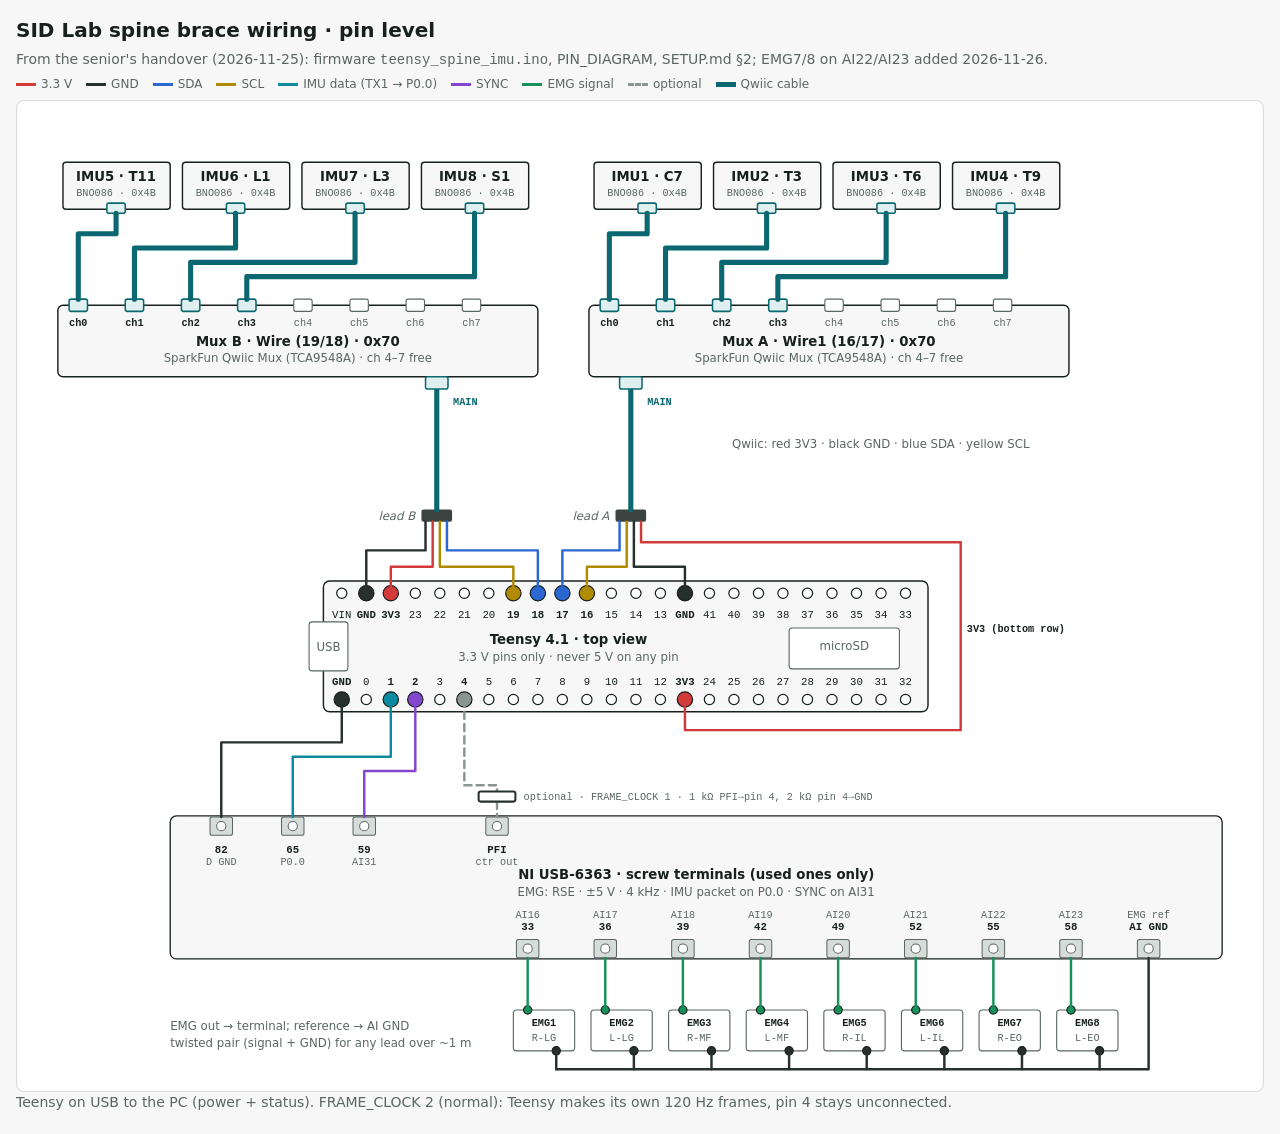
<file: hardware/wiring/teensy41_wiring.html>
<!doctype html>
<html lang="en"><head><meta charset="utf-8"><meta name="viewport" content="width=device-width, initial-scale=1">
<title>SID Lab spine brace wiring</title><style>
:root { --bg:#f6f7f6; --surface:#ffffff; --ink:#17201d; --muted:#5b6662; --line:#d5dcd9; --accent:#0b6870; --accent-soft:#e0eff0;
  --w3:#d23a3a; --w5:#db7f12; --wg:#27302d; --wd:#2b67d1; --wc:#b08a00; --we:#17915a; --ws:#8446cf; --wt:#0b8aa0; --wx:#8a9490; --plug:#3b4441; }
@media (prefers-color-scheme: dark) { :root:not([data-theme="light"]) {
  --bg:#111615; --surface:#1a201e; --ink:#e5ebe8; --muted:#9ba8a3; --line:#2e3835; --accent:#52b8c1; --accent-soft:#15302f;
  --w3:#f26b6b; --w5:#f0a24a; --wg:#cfd6d3; --wd:#6c9df2; --wc:#e2bf3c; --we:#47c487; --ws:#b487f2; --wt:#3fc3d6; --wx:#7d8884; --plug:#8d9893; } }
:root[data-theme="dark"] { --bg:#111615; --surface:#1a201e; --ink:#e5ebe8; --muted:#9ba8a3; --line:#2e3835; --accent:#52b8c1; --accent-soft:#15302f;
  --w3:#f26b6b; --w5:#f0a24a; --wg:#cfd6d3; --wd:#6c9df2; --wc:#e2bf3c; --we:#47c487; --ws:#b487f2; --wt:#3fc3d6; --wx:#7d8884; --plug:#8d9893; }
html, body { margin:0; background:var(--bg); color:var(--ink); font:14px/1.45 "Segoe UI", system-ui, sans-serif; }
main { max-width:1320px; margin:0 auto; padding:16px; }
h1 { font-size:20px; margin:0 0 4px; } h2 { font-size:15px; margin:18px 0 6px; } p { margin:0 0 6px; color:var(--muted); }
.dia { border:1px solid var(--line); border-radius:8px; background:var(--surface); overflow-x:auto; }
.dia svg { display:block; width:100%; min-width:860px; height:auto; }
.legend { display:flex; flex-wrap:wrap; gap:4px 14px; font-size:12px; color:var(--muted); margin:6px 0; }
.legend i { display:inline-block; width:20px; border-top:3px solid; margin-right:5px; vertical-align:middle; }
svg text { fill:var(--ink); font-family:"Segoe UI", system-ui, sans-serif; font-size:12px; }
svg text.b { font-weight:600; font-size:13px; } svg text.s { fill:var(--muted); font-size:11.5px; }
svg text.pin { font-family:Consolas, monospace; font-size:10.5px; } svg text.pin8 { font-family:Consolas, monospace; font-size:10px; fill:var(--muted); }
svg text.pin8.b, svg text.pin.b { font-weight:700; fill:var(--ink); } svg text.lab { fill:var(--muted); font-style:italic; font-size:11.5px; }
svg text.inv { fill:var(--surface); font-weight:700; } svg text.q { fill:var(--accent); font-weight:600; }
svg text.t3 { fill:var(--w3); } svg text.t5 { fill:var(--w5); } svg text.tg { fill:var(--ink); } svg text.td { fill:var(--wd); }
svg text.tc { fill:var(--wc); } svg text.te { fill:var(--we); } svg text.ts { fill:var(--ws); } svg text.tt { fill:var(--wt); } svg text.tx { fill:var(--muted); }
.pcb { fill:var(--bg); stroke:var(--ink); stroke-width:1.4; } .part { fill:var(--surface); stroke:var(--muted); stroke-width:1.1; }
.part.fa { fill:var(--accent-soft); stroke:var(--accent); stroke-width:1.5; } .pad { fill:var(--surface); stroke:var(--ink); stroke-width:1.2; }
.zone { fill:none; stroke:var(--line); stroke-width:1.2; stroke-dasharray:6 4; }
.wago { fill:var(--surface); stroke:var(--muted); stroke-width:1.3; } .lever { fill:var(--line); stroke:var(--muted); stroke-width:1; }
.daq { fill:var(--bg); stroke:var(--ink); stroke-width:1.3; } .screw { fill:var(--surface); stroke:var(--muted); stroke-width:1; }
.res { fill:var(--surface); stroke:var(--wg); stroke-width:2; } .plug { fill:var(--plug); }
.f3 { fill:var(--w3); } .f5 { fill:var(--w5); } .fg { fill:var(--wg); } .fd { fill:var(--wd); } .fc { fill:var(--wc); } .fe { fill:var(--we); } .fs { fill:var(--ws); } .ft { fill:var(--wt); } .fx { fill:var(--wx); }
.pad.f3 { fill:var(--w3); } .pad.f5 { fill:var(--w5); } .pad.fg { fill:var(--wg); } .pad.fd { fill:var(--wd); } .pad.fc { fill:var(--wc); } .pad.fe { fill:var(--we); } .pad.fs { fill:var(--ws); } .pad.ft { fill:var(--wt); } .pad.fx { fill:var(--wx); }
.lever.f3, .lever.f5, .lever.fg, .lever.fe, .lever.fs { stroke:none; }
.lever.f5 { fill:var(--w5); } .lever.fg { fill:var(--wg); } .lever.fe { fill:var(--we); } .lever.fs { fill:var(--ws); }
.w { fill:none; stroke-width:2.4; stroke-linecap:round; stroke-linejoin:round; }
.w3 { stroke:var(--w3); } .w5 { stroke:var(--w5); } .wg { stroke:var(--wg); } .wd { stroke:var(--wd); } .wc { stroke:var(--wc); } .we { stroke:var(--we); } .ws { stroke:var(--ws); } .wt { stroke:var(--wt); } .wx { stroke:var(--wx); stroke-dasharray:7 5; }
.qw { fill:none; stroke:var(--accent); stroke-width:5; stroke-linecap:round; stroke-linejoin:round; }
.cab { fill:none; stroke:var(--muted); stroke-width:7; stroke-linecap:round; stroke-linejoin:round; }
</style></head><body><main>
<h1>SID Lab spine brace wiring · pin level</h1>
<p>From the senior's handover (2026-11-25): firmware <code>teensy_spine_imu.ino</code>, PIN_DIAGRAM, SETUP.md §2; EMG7/8 on AI22/AI23 added 2026-11-26.</p>
<div class="legend"><span><i style="border-color:var(--w3)"></i>3.3 V</span><span><i style="border-color:var(--wg)"></i>GND</span><span><i style="border-color:var(--wd)"></i>SDA</span><span><i style="border-color:var(--wc)"></i>SCL</span><span><i style="border-color:var(--wt)"></i>IMU data (TX1 → P0.0)</span><span><i style="border-color:var(--ws)"></i>SYNC</span><span><i style="border-color:var(--we)"></i>EMG signal</span><span><i style="border-color:var(--wx);border-top-style:dashed"></i>optional</span><span><i style="border-color:var(--accent);border-top-width:5px"></i>Qwiic cable</span></div>
<div class="dia"><svg viewBox="0 0 1220 970" role="img" aria-label="Pin-level wiring of the SID Lab spine brace: Teensy 4.1, two Qwiic muxes, eight BNO086, NI USB-6363 and eight EMG inputs" xmlns="http://www.w3.org/2000/svg">
<rect class="pcb" x="300" y="470" width="592" height="128" rx="6"/>
<rect class="part" x="286" y="510" width="38" height="48" rx="3"/>
<text class="s" x="305" y="539" text-anchor="middle">USB</text>
<rect class="part" x="756" y="516" width="108" height="40" rx="3"/>
<text class="s" x="810" y="538" text-anchor="middle">microSD</text>
<text class="b" x="540" y="532" text-anchor="middle">Teensy 4.1 · top view</text>
<text class="s" x="540" y="548" text-anchor="middle">3.3 V pins only · never 5 V on any pin</text>
<circle class="pad" cx="318" cy="482" r="5"/>
<text class="pin" x="318" y="506" text-anchor="middle">VIN</text>
<circle class="pad fg" cx="342" cy="482" r="7.5"/>
<text class="pin b tg" x="342" y="506" text-anchor="middle">GND</text>
<circle class="pad f3" cx="366" cy="482" r="7.5"/>
<text class="pin b t3" x="366" y="506" text-anchor="middle">3V3</text>
<circle class="pad" cx="390" cy="482" r="5"/>
<text class="pin" x="390" y="506" text-anchor="middle">23</text>
<circle class="pad" cx="414" cy="482" r="5"/>
<text class="pin" x="414" y="506" text-anchor="middle">22</text>
<circle class="pad" cx="438" cy="482" r="5"/>
<text class="pin" x="438" y="506" text-anchor="middle">21</text>
<circle class="pad" cx="462" cy="482" r="5"/>
<text class="pin" x="462" y="506" text-anchor="middle">20</text>
<circle class="pad fc" cx="486" cy="482" r="7.5"/>
<text class="pin b tc" x="486" y="506" text-anchor="middle">19</text>
<circle class="pad fd" cx="510" cy="482" r="7.5"/>
<text class="pin b td" x="510" y="506" text-anchor="middle">18</text>
<circle class="pad fd" cx="534" cy="482" r="7.5"/>
<text class="pin b td" x="534" y="506" text-anchor="middle">17</text>
<circle class="pad fc" cx="558" cy="482" r="7.5"/>
<text class="pin b tc" x="558" y="506" text-anchor="middle">16</text>
<circle class="pad" cx="582" cy="482" r="5"/>
<text class="pin" x="582" y="506" text-anchor="middle">15</text>
<circle class="pad" cx="606" cy="482" r="5"/>
<text class="pin" x="606" y="506" text-anchor="middle">14</text>
<circle class="pad" cx="630" cy="482" r="5"/>
<text class="pin" x="630" y="506" text-anchor="middle">13</text>
<circle class="pad fg" cx="654" cy="482" r="7.5"/>
<text class="pin b tg" x="654" y="506" text-anchor="middle">GND</text>
<circle class="pad" cx="678" cy="482" r="5"/>
<text class="pin" x="678" y="506" text-anchor="middle">41</text>
<circle class="pad" cx="702" cy="482" r="5"/>
<text class="pin" x="702" y="506" text-anchor="middle">40</text>
<circle class="pad" cx="726" cy="482" r="5"/>
<text class="pin" x="726" y="506" text-anchor="middle">39</text>
<circle class="pad" cx="750" cy="482" r="5"/>
<text class="pin" x="750" y="506" text-anchor="middle">38</text>
<circle class="pad" cx="774" cy="482" r="5"/>
<text class="pin" x="774" y="506" text-anchor="middle">37</text>
<circle class="pad" cx="798" cy="482" r="5"/>
<text class="pin" x="798" y="506" text-anchor="middle">36</text>
<circle class="pad" cx="822" cy="482" r="5"/>
<text class="pin" x="822" y="506" text-anchor="middle">35</text>
<circle class="pad" cx="846" cy="482" r="5"/>
<text class="pin" x="846" y="506" text-anchor="middle">34</text>
<circle class="pad" cx="870" cy="482" r="5"/>
<text class="pin" x="870" y="506" text-anchor="middle">33</text>
<circle class="pad fg" cx="318" cy="586" r="7.5"/>
<text class="pin b tg" x="318" y="572" text-anchor="middle">GND</text>
<circle class="pad" cx="342" cy="586" r="5"/>
<text class="pin" x="342" y="572" text-anchor="middle">0</text>
<circle class="pad ft" cx="366" cy="586" r="7.5"/>
<text class="pin b tt" x="366" y="572" text-anchor="middle">1</text>
<circle class="pad fs" cx="390" cy="586" r="7.5"/>
<text class="pin b ts" x="390" y="572" text-anchor="middle">2</text>
<circle class="pad" cx="414" cy="586" r="5"/>
<text class="pin" x="414" y="572" text-anchor="middle">3</text>
<circle class="pad fx" cx="438" cy="586" r="7.5"/>
<text class="pin b tx" x="438" y="572" text-anchor="middle">4</text>
<circle class="pad" cx="462" cy="586" r="5"/>
<text class="pin" x="462" y="572" text-anchor="middle">5</text>
<circle class="pad" cx="486" cy="586" r="5"/>
<text class="pin" x="486" y="572" text-anchor="middle">6</text>
<circle class="pad" cx="510" cy="586" r="5"/>
<text class="pin" x="510" y="572" text-anchor="middle">7</text>
<circle class="pad" cx="534" cy="586" r="5"/>
<text class="pin" x="534" y="572" text-anchor="middle">8</text>
<circle class="pad" cx="558" cy="586" r="5"/>
<text class="pin" x="558" y="572" text-anchor="middle">9</text>
<circle class="pad" cx="582" cy="586" r="5"/>
<text class="pin" x="582" y="572" text-anchor="middle">10</text>
<circle class="pad" cx="606" cy="586" r="5"/>
<text class="pin" x="606" y="572" text-anchor="middle">11</text>
<circle class="pad" cx="630" cy="586" r="5"/>
<text class="pin" x="630" y="572" text-anchor="middle">12</text>
<circle class="pad f3" cx="654" cy="586" r="7.5"/>
<text class="pin b t3" x="654" y="572" text-anchor="middle">3V3</text>
<circle class="pad" cx="678" cy="586" r="5"/>
<text class="pin" x="678" y="572" text-anchor="middle">24</text>
<circle class="pad" cx="702" cy="586" r="5"/>
<text class="pin" x="702" y="572" text-anchor="middle">25</text>
<circle class="pad" cx="726" cy="586" r="5"/>
<text class="pin" x="726" y="572" text-anchor="middle">26</text>
<circle class="pad" cx="750" cy="586" r="5"/>
<text class="pin" x="750" y="572" text-anchor="middle">27</text>
<circle class="pad" cx="774" cy="586" r="5"/>
<text class="pin" x="774" y="572" text-anchor="middle">28</text>
<circle class="pad" cx="798" cy="586" r="5"/>
<text class="pin" x="798" y="572" text-anchor="middle">29</text>
<circle class="pad" cx="822" cy="586" r="5"/>
<text class="pin" x="822" y="572" text-anchor="middle">30</text>
<circle class="pad" cx="846" cy="586" r="5"/>
<text class="pin" x="846" y="572" text-anchor="middle">31</text>
<circle class="pad" cx="870" cy="586" r="5"/>
<text class="pin" x="870" y="572" text-anchor="middle">32</text>
<rect class="pcb" x="40" y="200" width="470" height="70" rx="5"/>
<text class="b" x="275" y="240" text-anchor="middle">Mux B · Wire (19/18) · 0x70</text>
<text class="s" x="275" y="256" text-anchor="middle">SparkFun Qwiic Mux (TCA9548A) · ch 4–7 free</text>
<rect class="part fa" x="51" y="194" width="18" height="12" rx="2"/>
<text class="pin8 b" x="60" y="220" text-anchor="middle">ch0</text>
<rect class="part fa" x="106" y="194" width="18" height="12" rx="2"/>
<text class="pin8 b" x="115" y="220" text-anchor="middle">ch1</text>
<rect class="part fa" x="161" y="194" width="18" height="12" rx="2"/>
<text class="pin8 b" x="170" y="220" text-anchor="middle">ch2</text>
<rect class="part fa" x="216" y="194" width="18" height="12" rx="2"/>
<text class="pin8 b" x="225" y="220" text-anchor="middle">ch3</text>
<rect class="part" x="271" y="194" width="18" height="12" rx="2"/>
<text class="pin8" x="280" y="220" text-anchor="middle">ch4</text>
<rect class="part" x="326" y="194" width="18" height="12" rx="2"/>
<text class="pin8" x="335" y="220" text-anchor="middle">ch5</text>
<rect class="part" x="381" y="194" width="18" height="12" rx="2"/>
<text class="pin8" x="390" y="220" text-anchor="middle">ch6</text>
<rect class="part" x="436" y="194" width="18" height="12" rx="2"/>
<text class="pin8" x="445" y="220" text-anchor="middle">ch7</text>
<rect class="pcb" x="45" y="60" width="105" height="46" rx="3"/>
<rect class="part fa" x="88" y="100" width="18" height="10" rx="2"/>
<text class="b" x="97" y="78" text-anchor="middle">IMU5 · T11</text>
<text class="pin8" x="97" y="93" text-anchor="middle">BNO086 · 0x4B</text>
<path class="qw" d="M60 194 V130 H97 V110"/>
<rect class="pcb" x="162" y="60" width="105" height="46" rx="3"/>
<rect class="part fa" x="205" y="100" width="18" height="10" rx="2"/>
<text class="b" x="214" y="78" text-anchor="middle">IMU6 · L1</text>
<text class="pin8" x="214" y="93" text-anchor="middle">BNO086 · 0x4B</text>
<path class="qw" d="M115 194 V144 H214 V110"/>
<rect class="pcb" x="279" y="60" width="105" height="46" rx="3"/>
<rect class="part fa" x="322" y="100" width="18" height="10" rx="2"/>
<text class="b" x="331" y="78" text-anchor="middle">IMU7 · L3</text>
<text class="pin8" x="331" y="93" text-anchor="middle">BNO086 · 0x4B</text>
<path class="qw" d="M170 194 V158 H331 V110"/>
<rect class="pcb" x="396" y="60" width="105" height="46" rx="3"/>
<rect class="part fa" x="439" y="100" width="18" height="10" rx="2"/>
<text class="b" x="448" y="78" text-anchor="middle">IMU8 · S1</text>
<text class="pin8" x="448" y="93" text-anchor="middle">BNO086 · 0x4B</text>
<path class="qw" d="M225 194 V172 H448 V110"/>
<rect class="pcb" x="560" y="200" width="470" height="70" rx="5"/>
<text class="b" x="795" y="240" text-anchor="middle">Mux A · Wire1 (16/17) · 0x70</text>
<text class="s" x="795" y="256" text-anchor="middle">SparkFun Qwiic Mux (TCA9548A) · ch 4–7 free</text>
<rect class="part fa" x="571" y="194" width="18" height="12" rx="2"/>
<text class="pin8 b" x="580" y="220" text-anchor="middle">ch0</text>
<rect class="part fa" x="626" y="194" width="18" height="12" rx="2"/>
<text class="pin8 b" x="635" y="220" text-anchor="middle">ch1</text>
<rect class="part fa" x="681" y="194" width="18" height="12" rx="2"/>
<text class="pin8 b" x="690" y="220" text-anchor="middle">ch2</text>
<rect class="part fa" x="736" y="194" width="18" height="12" rx="2"/>
<text class="pin8 b" x="745" y="220" text-anchor="middle">ch3</text>
<rect class="part" x="791" y="194" width="18" height="12" rx="2"/>
<text class="pin8" x="800" y="220" text-anchor="middle">ch4</text>
<rect class="part" x="846" y="194" width="18" height="12" rx="2"/>
<text class="pin8" x="855" y="220" text-anchor="middle">ch5</text>
<rect class="part" x="901" y="194" width="18" height="12" rx="2"/>
<text class="pin8" x="910" y="220" text-anchor="middle">ch6</text>
<rect class="part" x="956" y="194" width="18" height="12" rx="2"/>
<text class="pin8" x="965" y="220" text-anchor="middle">ch7</text>
<rect class="pcb" x="565" y="60" width="105" height="46" rx="3"/>
<rect class="part fa" x="608" y="100" width="18" height="10" rx="2"/>
<text class="b" x="617" y="78" text-anchor="middle">IMU1 · C7</text>
<text class="pin8" x="617" y="93" text-anchor="middle">BNO086 · 0x4B</text>
<path class="qw" d="M580 194 V130 H617 V110"/>
<rect class="pcb" x="682" y="60" width="105" height="46" rx="3"/>
<rect class="part fa" x="725" y="100" width="18" height="10" rx="2"/>
<text class="b" x="734" y="78" text-anchor="middle">IMU2 · T3</text>
<text class="pin8" x="734" y="93" text-anchor="middle">BNO086 · 0x4B</text>
<path class="qw" d="M635 194 V144 H734 V110"/>
<rect class="pcb" x="799" y="60" width="105" height="46" rx="3"/>
<rect class="part fa" x="842" y="100" width="18" height="10" rx="2"/>
<text class="b" x="851" y="78" text-anchor="middle">IMU3 · T6</text>
<text class="pin8" x="851" y="93" text-anchor="middle">BNO086 · 0x4B</text>
<path class="qw" d="M690 194 V158 H851 V110"/>
<rect class="pcb" x="916" y="60" width="105" height="46" rx="3"/>
<rect class="part fa" x="959" y="100" width="18" height="10" rx="2"/>
<text class="b" x="968" y="78" text-anchor="middle">IMU4 · T9</text>
<text class="pin8" x="968" y="93" text-anchor="middle">BNO086 · 0x4B</text>
<path class="qw" d="M745 194 V172 H968 V110"/>
<rect class="plug" x="396" y="400" width="30" height="12" rx="2"/>
<text class="lab" x="390" y="410" text-anchor="end">lead B</text>
<path class="w wg" d="M342 482 L342 440 L400 440 L400 412"/>
<path class="w w3" d="M366 482 L366 456 L407 456 L407 412"/>
<path class="w wc" d="M486 482 L486 456 L414 456 L414 412"/>
<path class="w wd" d="M510 482 L510 440 L421 440 L421 412"/>
<path class="qw" d="M411 400 V338.0 H411 V276"/>
<rect class="part fa" x="400" y="270" width="22" height="12" rx="2"/>
<text class="pin8 q" x="427" y="298">MAIN</text>
<rect class="plug" x="586" y="400" width="30" height="12" rx="2"/>
<text class="lab" x="580" y="410" text-anchor="end">lead A</text>
<path class="w wd" d="M534 482 L534 440 L590 440 L590 412"/>
<path class="w wc" d="M558 482 L558 456 L597 456 L597 412"/>
<path class="w wg" d="M654 482 L654 456 L604 456 L604 412"/>
<path class="qw" d="M601 400 V338.0 H601 V276"/>
<rect class="part fa" x="590" y="270" width="22" height="12" rx="2"/>
<text class="pin8 q" x="617" y="298">MAIN</text>
<path class="w w3" d="M654 586 L654 616 L924 616 L924 432 L611 432 L611 412"/>
<text class="pin8 b t3" x="930" y="520">3V3 (bottom row)</text>
<text class="s" x="700" y="340">Qwiic: red 3V3 · black GND · blue SDA · yellow SCL</text>
<rect class="daq" x="150" y="700" width="1030" height="140" rx="6"/>
<text class="b" x="665" y="762" text-anchor="middle">NI USB-6363 · screw terminals (used ones only)</text>
<text class="s" x="665" y="778" text-anchor="middle">EMG: RSE · ±5 V · 4 kHz · IMU packet on P0.0 · SYNC on AI31</text>
<rect class="lever" x="189" y="701" width="22" height="18" rx="2"/>
<circle class="screw" cx="200" cy="710" r="4.5"/>
<text class="pin b tg" x="200" y="736" text-anchor="middle">82</text>
<text class="pin8" x="200" y="748" text-anchor="middle">D GND</text>
<path class="w wg" d="M318 586 L318 628 L200 628 L200 701"/>
<rect class="lever" x="259" y="701" width="22" height="18" rx="2"/>
<circle class="screw" cx="270" cy="710" r="4.5"/>
<text class="pin b tt" x="270" y="736" text-anchor="middle">65</text>
<text class="pin8" x="270" y="748" text-anchor="middle">P0.0</text>
<path class="w wt" d="M366 586 L366 642 L270 642 L270 701"/>
<rect class="lever" x="329" y="701" width="22" height="18" rx="2"/>
<circle class="screw" cx="340" cy="710" r="4.5"/>
<text class="pin b ts" x="340" y="736" text-anchor="middle">59</text>
<text class="pin8" x="340" y="748" text-anchor="middle">AI31</text>
<path class="w ws" d="M390 586 L390 656 L340 656 L340 701"/>
<rect class="lever" x="459" y="701" width="22" height="18" rx="2"/>
<circle class="screw" cx="470" cy="710" r="4.5"/>
<text class="pin b" x="470" y="736" text-anchor="middle">PFI</text>
<text class="pin8" x="470" y="748" text-anchor="middle">ctr out</text>
<path class="w wx" d="M438 586 L438 670 L470 670 L470 701"/>
<rect class="res" x="452" y="676" width="36" height="10" rx="2"/>
<text class="pin8" x="496" y="684">optional · FRAME_CLOCK 1 · 1 kΩ PFI→pin 4, 2 kΩ pin 4→GND</text>
<rect class="lever" x="489" y="821" width="22" height="18" rx="2"/>
<circle class="screw" cx="500" cy="830" r="4.5"/>
<text class="pin b te" x="500" y="812" text-anchor="middle">33</text>
<text class="pin8" x="500" y="800" text-anchor="middle">AI16</text>
<rect class="part" x="486" y="890" width="60" height="40" rx="3"/>
<text class="pin8 b" x="516" y="906" text-anchor="middle">EMG1</text>
<text class="pin8" x="516" y="920" text-anchor="middle">R-LG</text>
<circle class="pad fe" cx="500" cy="890" r="4"/>
<circle class="pad fg" cx="528" cy="930" r="4"/>
<path class="w we" d="M500 890 L500 839"/>
<path class="w wg" d="M528 930 L528 948"/>
<rect class="lever" x="565" y="821" width="22" height="18" rx="2"/>
<circle class="screw" cx="576" cy="830" r="4.5"/>
<text class="pin b te" x="576" y="812" text-anchor="middle">36</text>
<text class="pin8" x="576" y="800" text-anchor="middle">AI17</text>
<rect class="part" x="562" y="890" width="60" height="40" rx="3"/>
<text class="pin8 b" x="592" y="906" text-anchor="middle">EMG2</text>
<text class="pin8" x="592" y="920" text-anchor="middle">L-LG</text>
<circle class="pad fe" cx="576" cy="890" r="4"/>
<circle class="pad fg" cx="604" cy="930" r="4"/>
<path class="w we" d="M576 890 L576 839"/>
<path class="w wg" d="M604 930 L604 948"/>
<rect class="lever" x="641" y="821" width="22" height="18" rx="2"/>
<circle class="screw" cx="652" cy="830" r="4.5"/>
<text class="pin b te" x="652" y="812" text-anchor="middle">39</text>
<text class="pin8" x="652" y="800" text-anchor="middle">AI18</text>
<rect class="part" x="638" y="890" width="60" height="40" rx="3"/>
<text class="pin8 b" x="668" y="906" text-anchor="middle">EMG3</text>
<text class="pin8" x="668" y="920" text-anchor="middle">R-MF</text>
<circle class="pad fe" cx="652" cy="890" r="4"/>
<circle class="pad fg" cx="680" cy="930" r="4"/>
<path class="w we" d="M652 890 L652 839"/>
<path class="w wg" d="M680 930 L680 948"/>
<rect class="lever" x="717" y="821" width="22" height="18" rx="2"/>
<circle class="screw" cx="728" cy="830" r="4.5"/>
<text class="pin b te" x="728" y="812" text-anchor="middle">42</text>
<text class="pin8" x="728" y="800" text-anchor="middle">AI19</text>
<rect class="part" x="714" y="890" width="60" height="40" rx="3"/>
<text class="pin8 b" x="744" y="906" text-anchor="middle">EMG4</text>
<text class="pin8" x="744" y="920" text-anchor="middle">L-MF</text>
<circle class="pad fe" cx="728" cy="890" r="4"/>
<circle class="pad fg" cx="756" cy="930" r="4"/>
<path class="w we" d="M728 890 L728 839"/>
<path class="w wg" d="M756 930 L756 948"/>
<rect class="lever" x="793" y="821" width="22" height="18" rx="2"/>
<circle class="screw" cx="804" cy="830" r="4.5"/>
<text class="pin b te" x="804" y="812" text-anchor="middle">49</text>
<text class="pin8" x="804" y="800" text-anchor="middle">AI20</text>
<rect class="part" x="790" y="890" width="60" height="40" rx="3"/>
<text class="pin8 b" x="820" y="906" text-anchor="middle">EMG5</text>
<text class="pin8" x="820" y="920" text-anchor="middle">R-IL</text>
<circle class="pad fe" cx="804" cy="890" r="4"/>
<circle class="pad fg" cx="832" cy="930" r="4"/>
<path class="w we" d="M804 890 L804 839"/>
<path class="w wg" d="M832 930 L832 948"/>
<rect class="lever" x="869" y="821" width="22" height="18" rx="2"/>
<circle class="screw" cx="880" cy="830" r="4.5"/>
<text class="pin b te" x="880" y="812" text-anchor="middle">52</text>
<text class="pin8" x="880" y="800" text-anchor="middle">AI21</text>
<rect class="part" x="866" y="890" width="60" height="40" rx="3"/>
<text class="pin8 b" x="896" y="906" text-anchor="middle">EMG6</text>
<text class="pin8" x="896" y="920" text-anchor="middle">L-IL</text>
<circle class="pad fe" cx="880" cy="890" r="4"/>
<circle class="pad fg" cx="908" cy="930" r="4"/>
<path class="w we" d="M880 890 L880 839"/>
<path class="w wg" d="M908 930 L908 948"/>
<rect class="lever" x="945" y="821" width="22" height="18" rx="2"/>
<circle class="screw" cx="956" cy="830" r="4.5"/>
<text class="pin b te" x="956" y="812" text-anchor="middle">55</text>
<text class="pin8" x="956" y="800" text-anchor="middle">AI22</text>
<rect class="part" x="942" y="890" width="60" height="40" rx="3"/>
<text class="pin8 b" x="972" y="906" text-anchor="middle">EMG7</text>
<text class="pin8" x="972" y="920" text-anchor="middle">R-EO</text>
<circle class="pad fe" cx="956" cy="890" r="4"/>
<circle class="pad fg" cx="984" cy="930" r="4"/>
<path class="w we" d="M956 890 L956 839"/>
<path class="w wg" d="M984 930 L984 948"/>
<rect class="lever" x="1021" y="821" width="22" height="18" rx="2"/>
<circle class="screw" cx="1032" cy="830" r="4.5"/>
<text class="pin b te" x="1032" y="812" text-anchor="middle">58</text>
<text class="pin8" x="1032" y="800" text-anchor="middle">AI23</text>
<rect class="part" x="1018" y="890" width="60" height="40" rx="3"/>
<text class="pin8 b" x="1048" y="906" text-anchor="middle">EMG8</text>
<text class="pin8" x="1048" y="920" text-anchor="middle">L-EO</text>
<circle class="pad fe" cx="1032" cy="890" r="4"/>
<circle class="pad fg" cx="1060" cy="930" r="4"/>
<path class="w we" d="M1032 890 L1032 839"/>
<path class="w wg" d="M1060 930 L1060 948"/>
<rect class="lever" x="1097" y="821" width="22" height="18" rx="2"/>
<circle class="screw" cx="1108" cy="830" r="4.5"/>
<text class="pin b" x="1108" y="812" text-anchor="middle">AI GND</text>
<text class="pin8" x="1108" y="800" text-anchor="middle">EMG ref</text>
<path class="w wg" d="M528 948 L1108 948 L1108 839"/>
<text class="s" x="150" y="910">EMG out → terminal; reference → AI GND</text>
<text class="s" x="150" y="926">twisted pair (signal + GND) for any lead over ~1 m</text>
</svg></div>
<p>Teensy on USB to the PC (power + status). FRAME_CLOCK 2 (normal): Teensy makes its own 120 Hz frames, pin 4 stays unconnected.</p>
</main></body></html>
</file>
